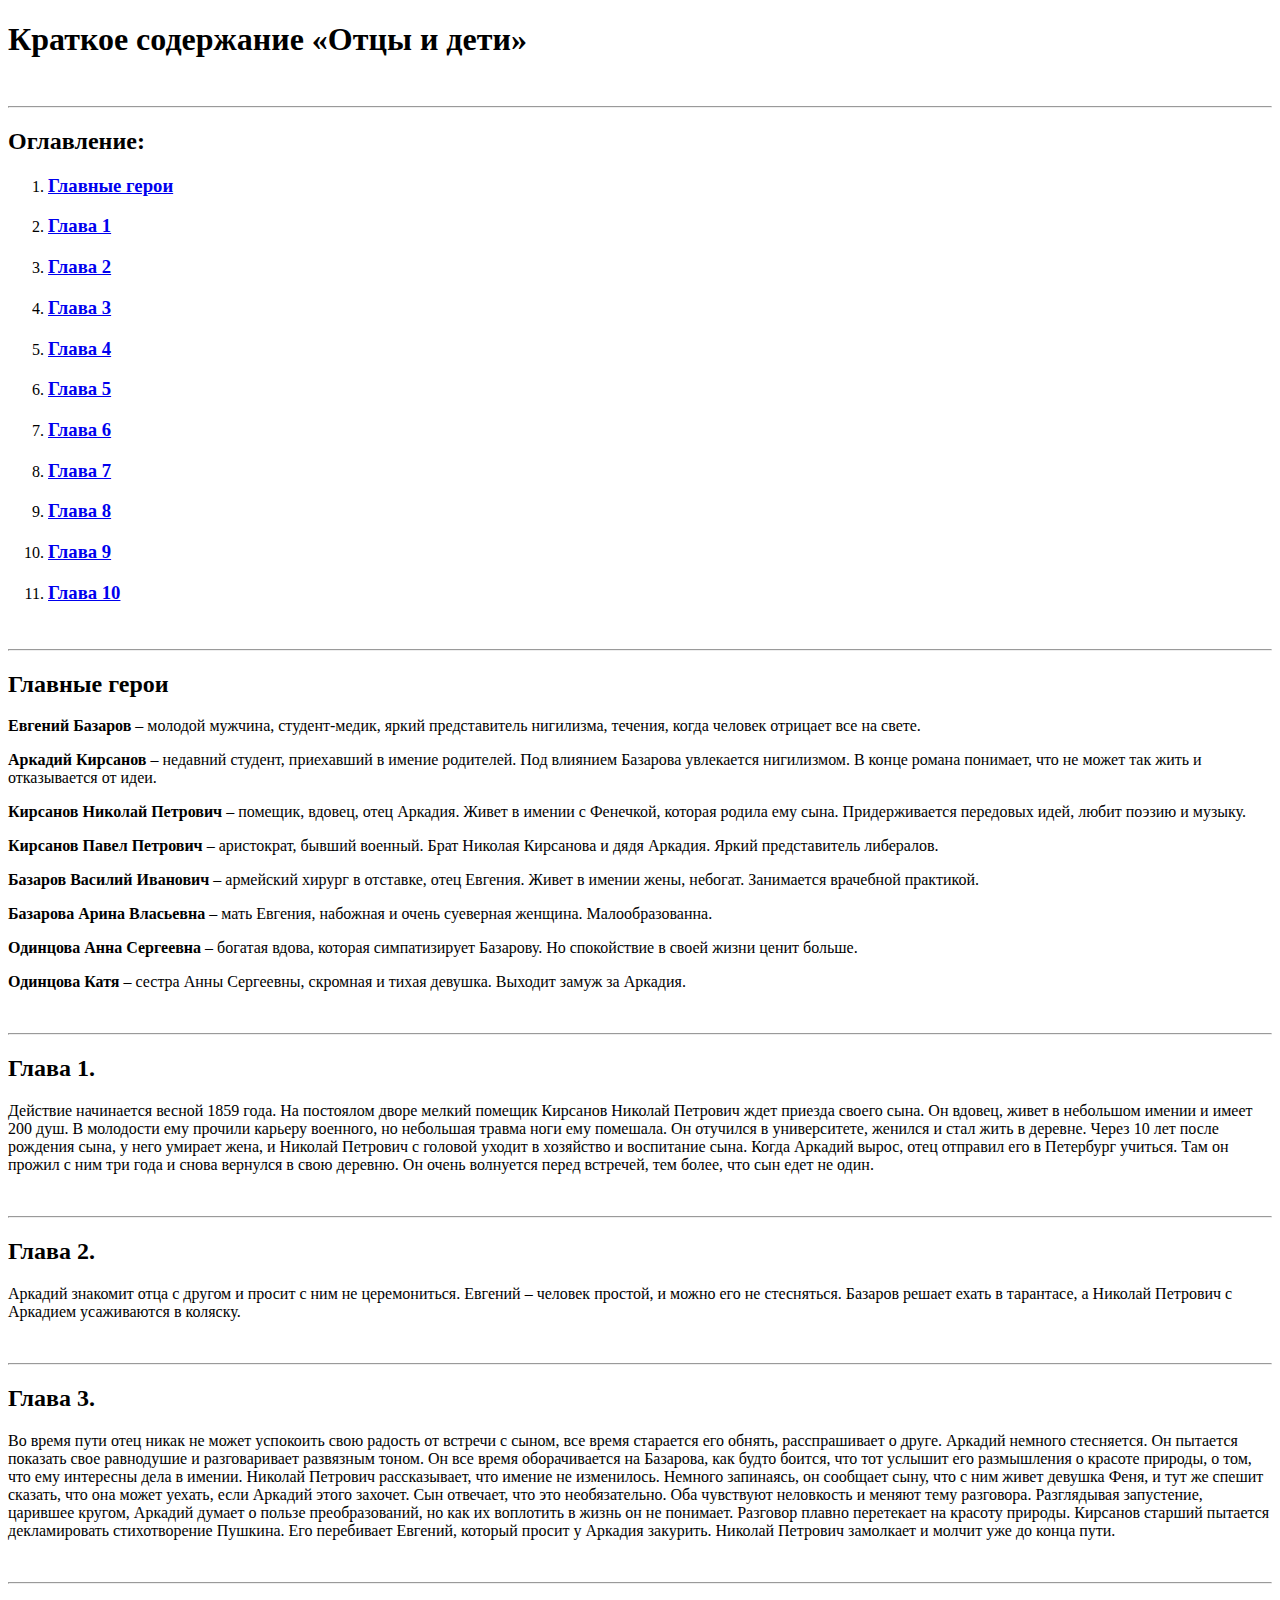
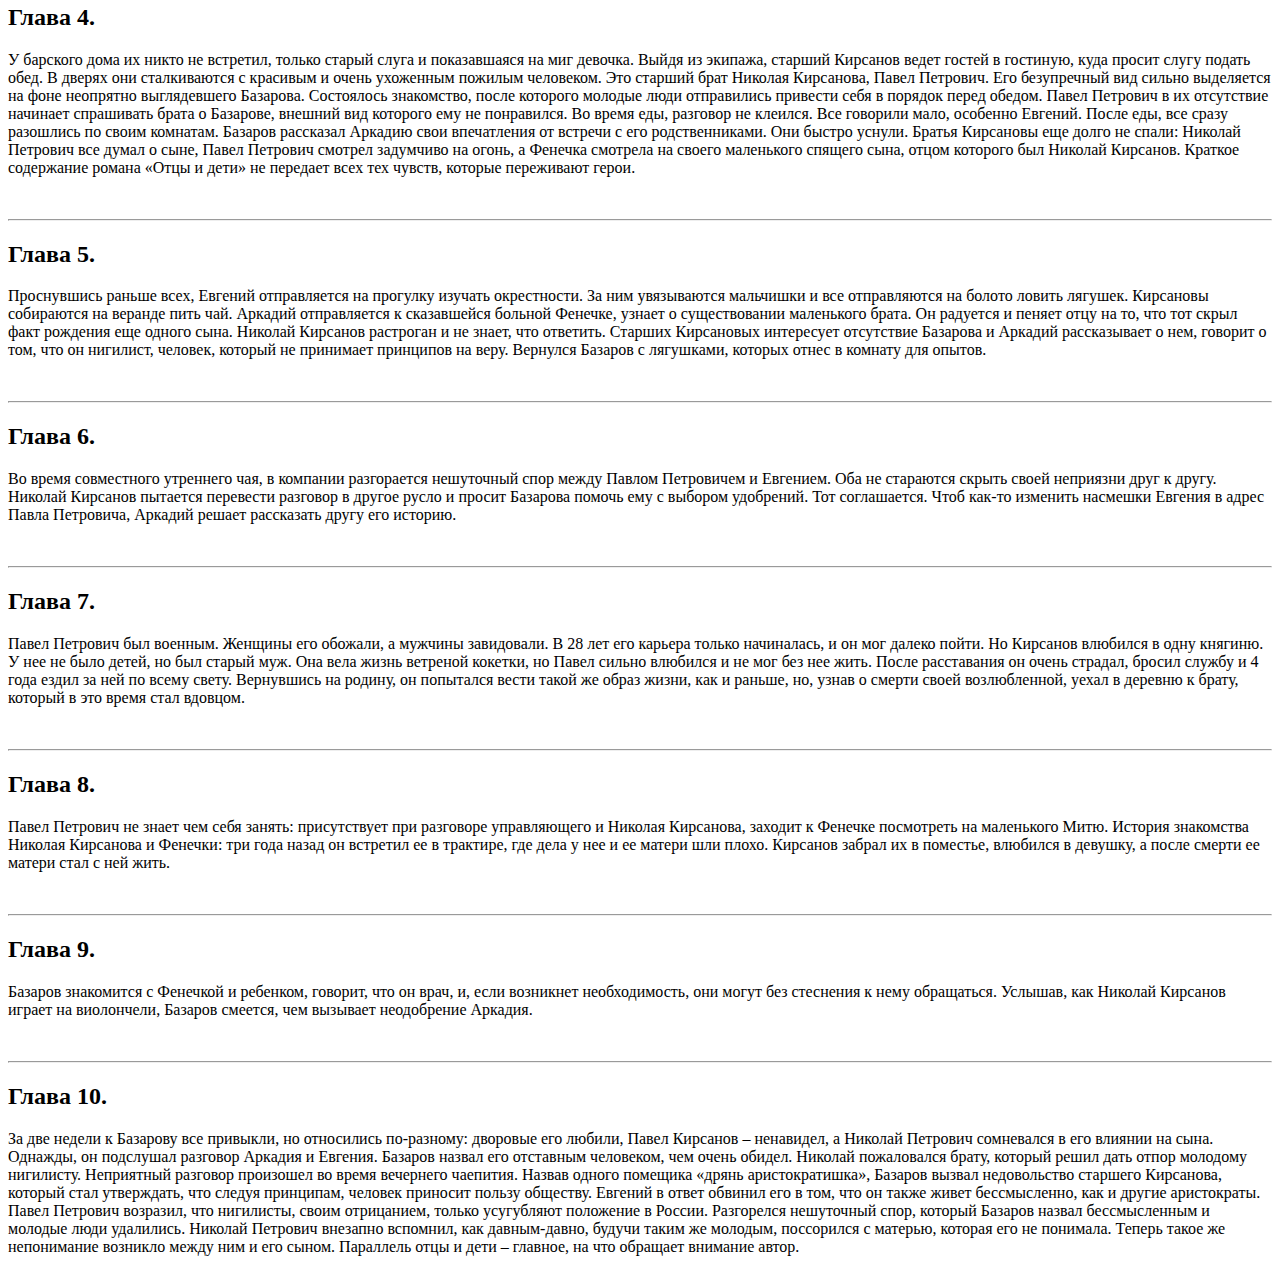
<file: Lesson_4/index.html>
<!DOCTYPE html>
<html lang="en">
<head>
	<meta charset="UTF-8">
	<title>Document</title>
</head>
<body>
 <h1>Краткое содержание «Отцы и дети»</h1>
 <br>
 <hr>
 <h2>Оглавление:</h2>
 <ol>
 	<li><h3><a href="#part-0">Главные герои</a></h3></li>
 	<li><h3><a href="#part-1">Глава 1</a></h3></li>
 	<li><h3><a href="#part-2">Глава 2</a></h3></li>
 	<li><h3><a href="#part-3">Глава 3</a></h3></li>
 	<li><h3><a href="#part-4">Глава 4</a></h3></li>
 	<li><h3><a href="#part-5">Глава 5</a></h3></li>
 	<li><h3><a href="#part-6">Глава 6</a></h3></li>
 	<li><h3><a href="#part-7">Глава 7</a></h3></li>
 	<li><h3><a href="#part-8">Глава 8</a></h3></li>
 	<li><h3><a href="#part-9">Глава 9</a></h3></li>
 	<li><h3><a href="#part-10">Глава 10</a></h3></li>
 </ol>
 <br>
 <hr>
 <div id="part-0">
 	<h2>Главные герои</h2>
 	<p><strong>Евгений Базаров</strong> – молодой мужчина, студент-медик, яркий представитель нигилизма, течения, когда человек отрицает все на свете.</p>

    <p><strong>Аркадий Кирсанов</strong> – недавний студент, приехавший в имение родителей. Под влиянием Базарова увлекается нигилизмом. В конце романа понимает, что не может так жить и отказывается от идеи.</p>

    <p><strong>Кирсанов Николай Петрович</strong> – помещик, вдовец, отец Аркадия. Живет в имении с Фенечкой, которая родила ему сына. Придерживается передовых идей, любит поэзию и музыку.</p>

    <p><strong>Кирсанов Павел Петрович</strong> – аристократ, бывший военный. Брат Николая Кирсанова и дядя Аркадия. Яркий представитель либералов.</p>

    <p><strong>Базаров Василий Иванович</strong> – армейский хирург в отставке, отец Евгения. Живет в имении жены, небогат. Занимается врачебной практикой.</p>

    <p><strong>Базарова Арина Власьевна</strong> – мать Евгения, набожная и очень суеверная женщина. Малообразованна.</p>

    <p><strong>Одинцова Анна Сергеевна</strong> – богатая вдова, которая симпатизирует Базарову. Но спокойствие в своей жизни ценит больше.</p>

    <p><strong>Одинцова Катя</strong> – сестра Анны Сергеевны, скромная и тихая девушка. Выходит замуж за Аркадия.</p>
</p>
 </div>
 <br>
 <hr>
 <div id="part-1">
 	<h2>Глава 1.</h2>
<p>Действие начинается весной 1859 года. На постоялом дворе мелкий помещик Кирсанов Николай Петрович ждет приезда своего сына. Он вдовец, живет в небольшом имении и имеет 200 душ. В молодости ему прочили карьеру военного, но небольшая травма ноги ему помешала. Он отучился в университете, женился и стал жить в деревне. Через 10 лет после рождения сына, у него умирает жена, и Николай Петрович с головой уходит в хозяйство и воспитание сына. Когда Аркадий вырос, отец отправил его в Петербург учиться. Там он прожил с ним три года и снова вернулся в свою деревню. Он очень волнуется перед встречей, тем более, что сын едет не один.</p>
 </div>
 <br>
 <hr>
 <div id="part-2">
    <h2>Глава 2.</h2>
<p>Аркадий знакомит отца с другом и просит с ним не церемониться. Евгений – человек простой, и можно его не стесняться. Базаров решает ехать в тарантасе, а Николай Петрович с Аркадием усаживаются в коляску.</p>
 </div>
 <br>
 <hr>
 <div id="part-3">
 	<h2>Глава 3.</h2>
<p>Во время пути отец никак не может успокоить свою радость от встречи с сыном, все время старается его обнять, расспрашивает о друге. Аркадий немного стесняется. Он пытается показать свое равнодушие и разговаривает развязным тоном. Он все время оборачивается на Базарова, как будто боится, что тот услышит его размышления о красоте природы, о том, что ему интересны дела в имении.
Николай Петрович рассказывает, что имение не изменилось. Немного запинаясь, он сообщает сыну, что с ним живет девушка Феня, и тут же спешит сказать, что она может уехать, если Аркадий этого захочет. Сын отвечает, что это необязательно. Оба чувствуют неловкость и меняют тему разговора. Разглядывая запустение, царившее кругом, Аркадий думает о пользе преобразований, но как их воплотить в жизнь он не понимает. Разговор плавно перетекает на красоту природы. Кирсанов старший пытается декламировать стихотворение Пушкина. Его перебивает Евгений, который просит у Аркадия закурить. Николай Петрович замолкает и молчит уже до конца пути.</p>
 </div>
 <br>
 <hr>
 <div id="part-4">
 	<h2>Глава 4.</h2>
<p>У барского дома их никто не встретил, только старый слуга и показавшаяся на миг девочка. Выйдя из экипажа, старший Кирсанов ведет гостей в гостиную, куда просит слугу подать обед. В дверях они сталкиваются с красивым и очень ухоженным пожилым человеком. Это старший брат Николая Кирсанова, Павел Петрович. Его безупречный вид сильно выделяется на фоне неопрятно выглядевшего Базарова. Состоялось знакомство, после которого молодые люди отправились привести себя в порядок перед обедом. Павел Петрович в их отсутствие начинает спрашивать брата о Базарове, внешний вид которого ему не понравился.
Во время еды, разговор не клеился. Все говорили мало, особенно Евгений. После еды, все сразу разошлись по своим комнатам. Базаров рассказал Аркадию свои впечатления от встречи с его родственниками. Они быстро уснули. Братья Кирсановы еще долго не спали: Николай Петрович все думал о сыне, Павел Петрович смотрел задумчиво на огонь, а Фенечка смотрела на своего маленького спящего сына, отцом которого был Николай Кирсанов. Краткое содержание романа «Отцы и дети» не передает всех тех чувств, которые переживают герои.</p>
 </div>
 <br>
 <hr>
 <div id="part-5">
 	<h2>Глава 5.</h2>
<p>Проснувшись раньше всех, Евгений отправляется на прогулку изучать окрестности. За ним увязываются мальчишки и все отправляются на болото ловить лягушек.
Кирсановы собираются на веранде пить чай. Аркадий отправляется к сказавшейся больной Фенечке, узнает о существовании маленького брата. Он радуется и пеняет отцу на то, что тот скрыл факт рождения еще одного сына. Николай Кирсанов растроган и не знает, что ответить.
Старших Кирсановых интересует отсутствие Базарова и Аркадий рассказывает о нем, говорит о том, что он нигилист, человек, который не принимает принципов на веру. Вернулся Базаров с лягушками, которых отнес в комнату для опытов.</p>
 </div>
 <br>
 <hr>
 <div id="part-6">
 	<h2>Глава 6.</h2>
<p>Во время совместного утреннего чая, в компании разгорается нешуточный спор между Павлом Петровичем и Евгением. Оба не стараются скрыть своей неприязни друг к другу. Николай Кирсанов пытается перевести разговор в другое русло и просит Базарова помочь ему с выбором удобрений. Тот соглашается.

Чтоб как-то изменить насмешки Евгения в адрес Павла Петровича, Аркадий решает рассказать другу его историю.</p>
 </div>
 <br>
 <hr>
 <div id="part-7">
 	<h2>Глава 7.</h2>
<p>Павел Петрович был военным. Женщины его обожали, а мужчины завидовали. В 28 лет его карьера только начиналась, и он мог далеко пойти. Но Кирсанов влюбился в одну княгиню. У нее не было детей, но был старый муж. Она вела жизнь ветреной кокетки, но Павел сильно влюбился и не мог без нее жить. После расставания он очень страдал, бросил службу и 4 года ездил за ней по всему свету.
Вернувшись на родину, он попытался вести такой же образ жизни, как и раньше, но, узнав о смерти своей возлюбленной, уехал в деревню к брату, который в это время стал вдовцом.</p>
 </div>
 <br>
 <hr>
 <div id="part-8">
 	<h2>Глава 8.</h2>
<p>Павел Петрович не знает чем себя занять: присутствует при разговоре управляющего и Николая Кирсанова, заходит к Фенечке посмотреть на маленького Митю.
История знакомства Николая Кирсанова и Фенечки: три года назад он встретил ее в трактире, где дела у нее и ее матери шли плохо. Кирсанов забрал их в поместье, влюбился в девушку, а после смерти ее матери стал с ней жить.</p>
 </div>
 <br>
 <hr>
 <div id="part-9">
 	<h2>Глава 9.</h2>
<p>Базаров знакомится с Фенечкой и ребенком, говорит, что он врач, и, если возникнет необходимость, они могут без стеснения к нему обращаться. Услышав, как Николай Кирсанов играет на виолончели, Базаров смеется, чем вызывает неодобрение Аркадия.</p>
 </div>
 <br>
 <hr>
 <div id="part-10">
 	<h2>Глава 10.</h2>
<p>За две недели к Базарову все привыкли, но относились по-разному: дворовые его любили, Павел Кирсанов – ненавидел, а Николай Петрович сомневался в его влиянии на сына. Однажды, он подслушал разговор Аркадия и Евгения. Базаров назвал его отставным человеком, чем очень обидел. Николай пожаловался брату, который решил дать отпор молодому нигилисту.
Неприятный разговор произошел во время вечернего чаепития. Назвав одного помещика «дрянь аристократишка», Базаров вызвал недовольство старшего Кирсанова, который стал утверждать, что следуя принципам, человек приносит пользу обществу. Евгений в ответ обвинил его в том, что он также живет бессмысленно, как и другие аристократы. Павел Петрович возразил, что нигилисты, своим отрицанием, только усугубляют положение в России.
Разгорелся нешуточный спор, который Базаров назвал бессмысленным и молодые люди удалились. Николай Петрович внезапно вспомнил, как давным-давно, будучи таким же молодым, поссорился с матерью, которая его не понимала. Теперь такое же непонимание возникло между ним и его сыном. Параллель отцы и дети – главное, на что обращает внимание автор.</p>
 </div>
</body>
</html>
</file>
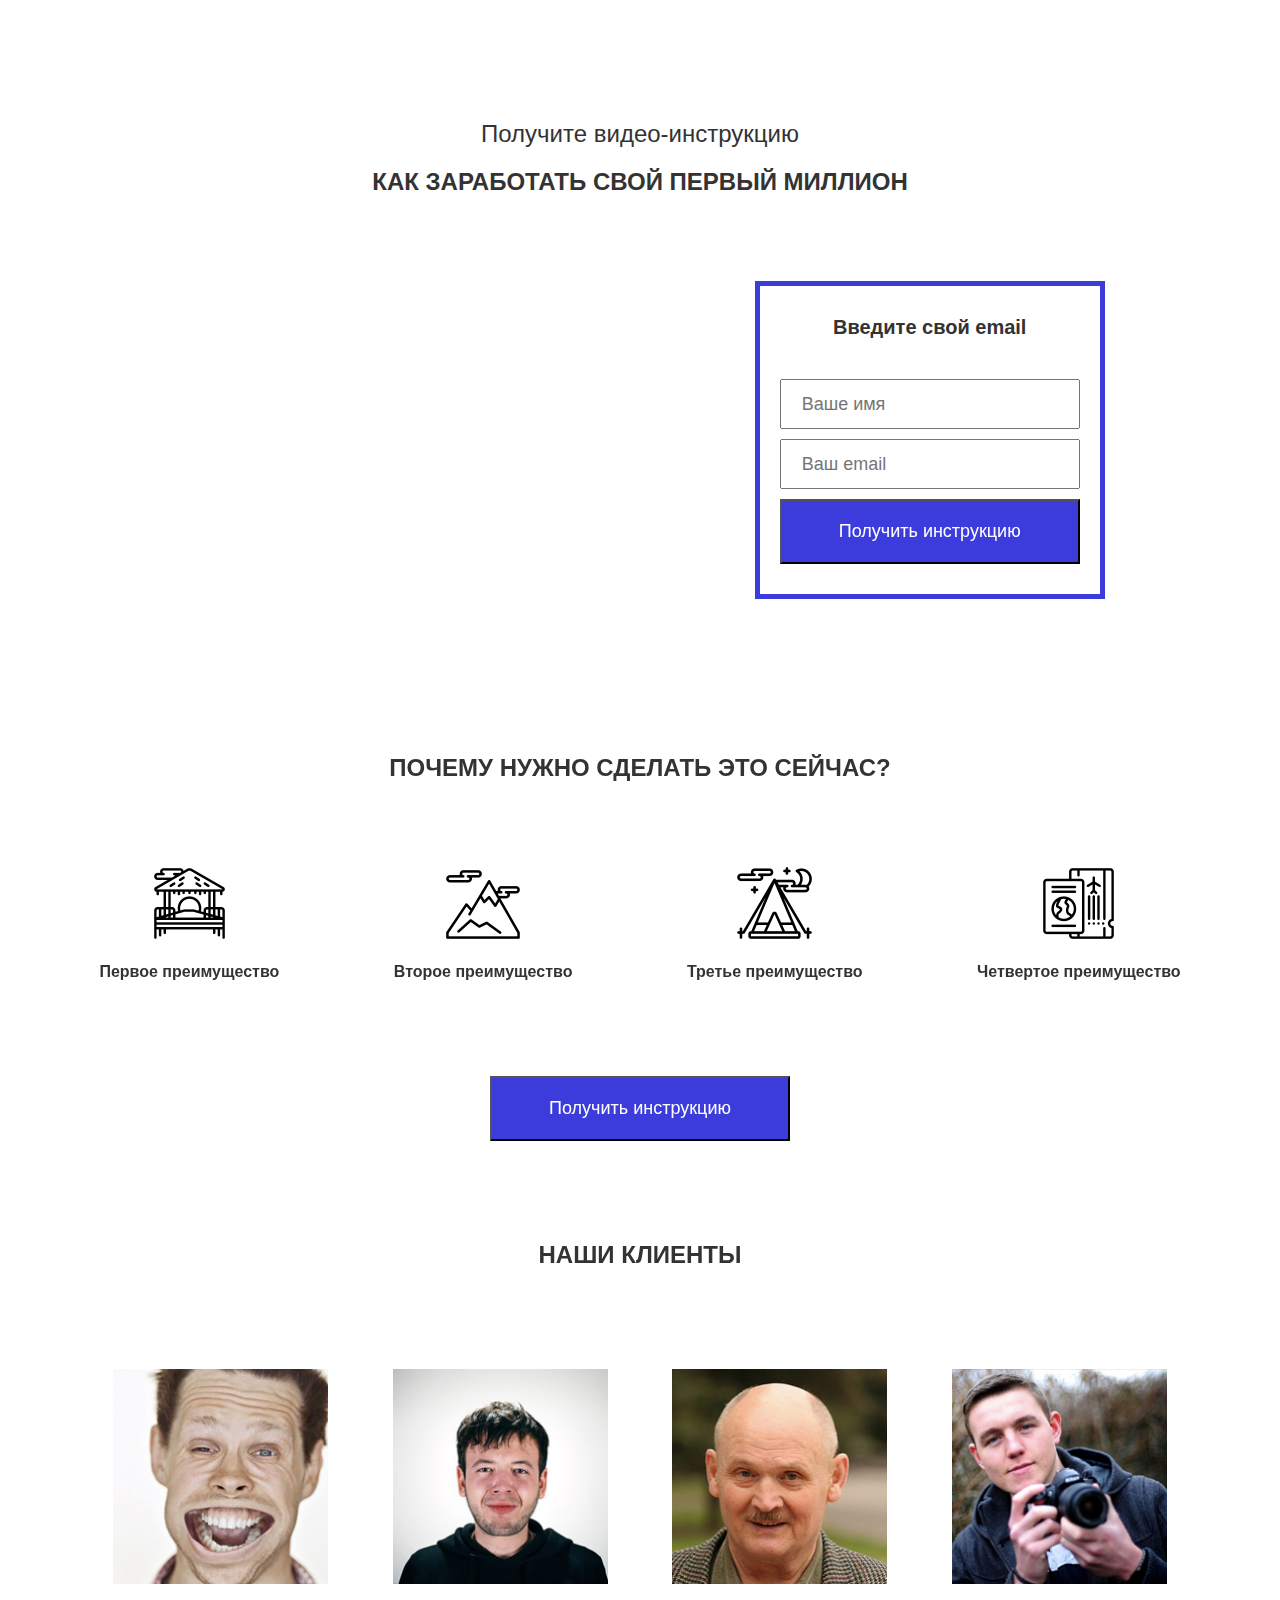
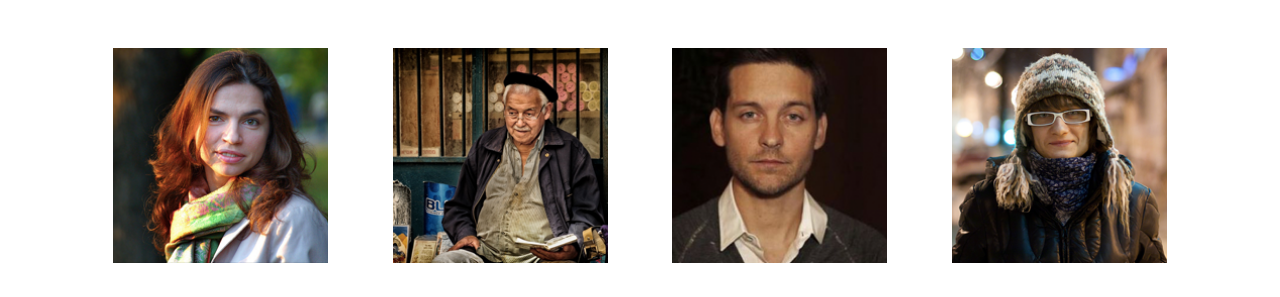
<file: Lesson_7/index.html>
<!DOCTYPE html>
<html lang="en">
<head>
    <meta charset="UTF-8">
    <title>Мой первый сайт</title>
    <link rel="stylesheet" href="css/reset.css">
    <link rel="stylesheet" href="css/style.css">
</head>
<body>

    <div class="block-1">
        <h1><span>Получите видео-инструкцию</span><strong>Как заработать свой первый миллион</strong></h1>
        <div class="video">
            <iframe width="545" height="319" src="https://www.youtube.com/embed/tY1_RBsd1BI?rel=0&amp;controls=0&amp;showinfo=0" frameborder="0" allowfullscreen></iframe>
        </div>
        <div class="form">
            <p>Введите свой email</p>
            <form action="#">
                <input type="text" placeholder="Ваше имя">
                <input type="text" placeholder="Ваш email">
                <button>Получить инструкцию</button>
            </form>
        </div>
    </div>

    <div class="block-2">
        <h1>Почему нужно сделать это сейчас?</h1>
        <div class="mini-block">
            <img src="img/01.png" alt="Изображение">
            <p>Первое преимущество</p>
        </div>
        <div class="mini-block">
            <img src="img/02.png" alt="Изображение">
            <p>Второе преимущество</p>
        </div>
        <div class="mini-block">
            <img src="img/03.png" alt="Изображение">
            <p>Третье преимущество</p>
        </div>
        <div class="mini-block">
            <img src="img/04.png" alt="Изображение">
            <p>Четвертое преимущество</p>
        </div>
        <button>Получить инструкцию</button>
    </div>

    <div class="block-3">
        <h1>Наши клиенты</h1>
    <div class="part-1">
        <img src="img/f1.png" alt="Изображение">
        <img src="img/f2.png" alt="Изображение">
        <img src="img/f3.png" alt="Изображение">
        <img src="img/f4.png" alt="Изображение">
    </div>
    <div class="part-2">
        <img src="img/f5.png" alt="Изображение">
        <img src="img/f6.png" alt="Изображение">
        <img src="img/f7.png" alt="Изображение">
        <img src="img/f8.png" alt="Изображение">
    </div>
    </div>
</body>
</html>
</file>
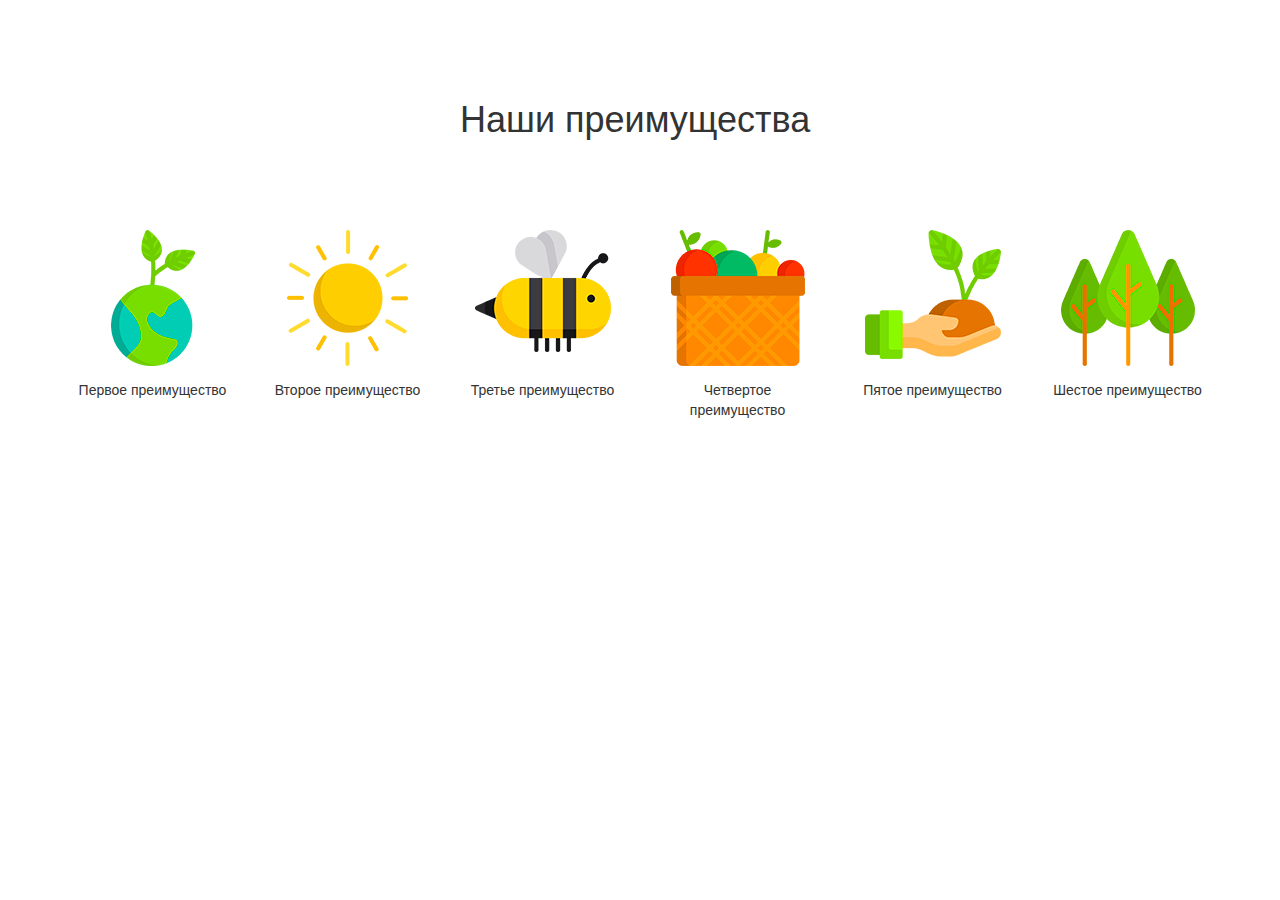
<file: Lesson_8/index.html>
<!DOCTYPE html>
<html lang="en">
<head>
    <meta charset="UTF-8">
    <title>Мой первый сайт</title>
    <link rel="stylesheet" href="css/bootstrap.css">
    <link rel="stylesheet" href="css/style.css">
</head>
<body>
    <div class="container">
        <div class="row">
            <div class="col-lg-4 col-lg-offset-4">
                <h1>Наши преимущества</h1>
            </div>         
        </div>
        <div class="images">
        <div class="row">
            <div class="col-lg-2 col-md-4 col-sm-6 col-xs-12">
                <div class="row1">
                <img src="img/01.png" alt="Изображение">
                </div>
                <p>Первое преимущество</p>
            </div>
            <div class="col-lg-2 col-md-4 col-sm-6 col-xs-12">
                <div class="row1">
                <img src="img/02.png" alt="Изображение">
                </div>
                <p>Второе преимущество</p>
            </div>
            <div class="col-lg-2 col-md-4 col-sm-6 col-xs-12">
                <div class="row1">
                <img src="img/03.png" alt="Изображение">
                </div>
                <p>Третье преимущество</p>
            </div>
            <div class="col-lg-2 col-md-4 col-sm-6 col-xs-12">
                <div class="row1">
                <img src="img/04.png" alt="Изображение">
                </div>
                <p>Четвертое преимущество</p>
            </div>
            <div class="col-lg-2 col-md-4 col-sm-6 col-xs-12">
                <div class="row1">
                <img src="img/05.png" alt="Изображение">
                </div>
                <p>Пятое преимущество</p>
            </div>
            <div class="col-lg-2 col-md-4 col-sm-6 col-xs-12">
                <div class="row1">
                <img src="img/06.png" alt="Изображение">
                </div>
                <p>Шестое преимущество</p>
            </div>
        </div>
        <!--
        <div class="row">
            <div class="col-lg-2">
                <p>Первое преимущество</p>
            </div>
            <div class="col-lg-2">
                <p>Второе преимущество</p>
            </div>
            <div class="col-lg-2">
                <p>Третье преимущество</p>
            </div>
            <div class="col-lg-2">
                <p>Четвертое преимущество</p>
            </div>
            <div class="col-lg-2">
                <p>Пятое преимущество</p>
            </div>
            <div class="col-lg-2">
                <p>Шестое преимущество</p>
            </div>
        </div>
        </div>
        -->
    </div>
</body>
</html>
</file>
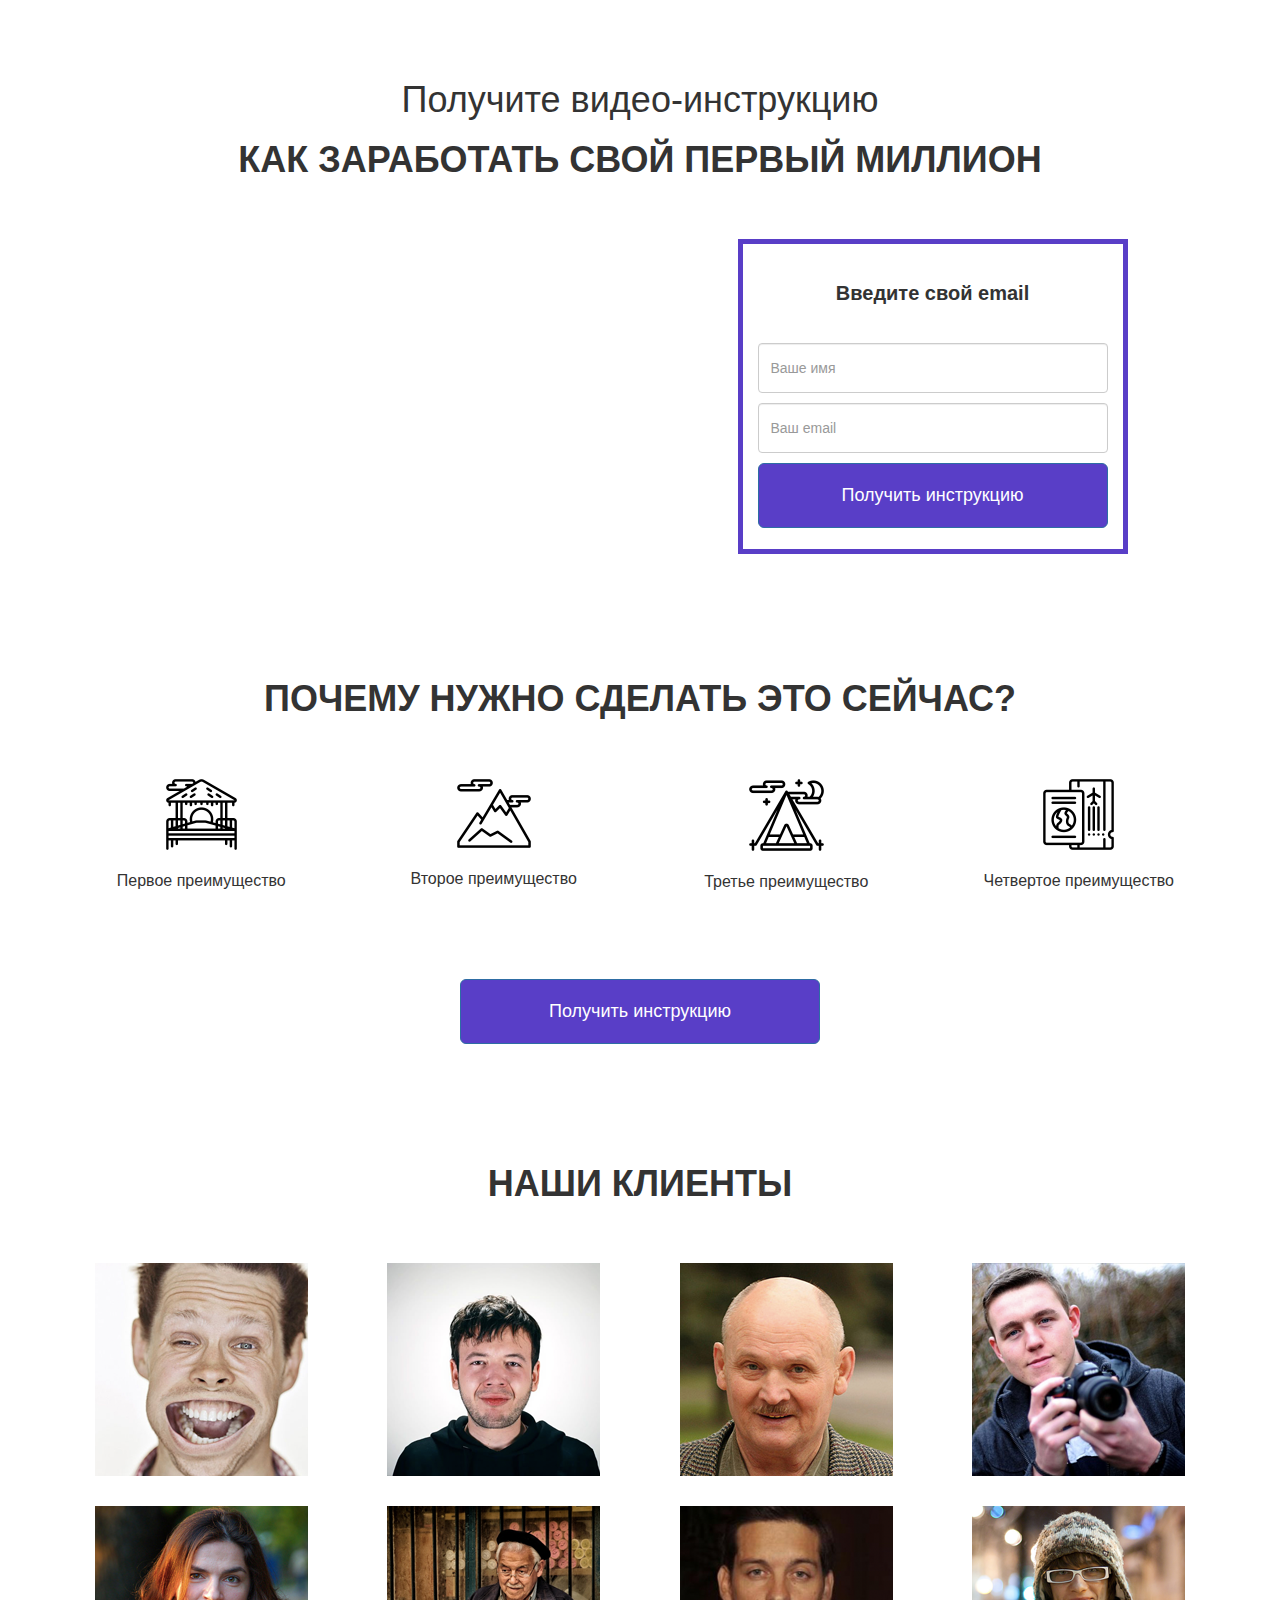
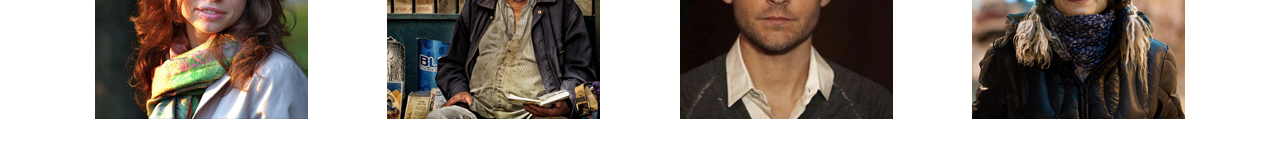
<file: Lesson_9/index.html>
<!DOCTYPE html>
<html lang="en">
<head>
    <meta charset="UTF-8">
    <title>Мой первый сайт</title>
    <link rel="stylesheet" href="css/bootstrap.css">
    <link rel="stylesheet" href="css/style.css">
</head>
<body>
    <div class="selection">
        <div class="container">
            <div class="header-1 row">
                <div class="col-lg-12 col-md-12 col-sm-12 col-xs-12">
                    <h1><span>Получите видео-инструкцию</span><strong class="text-uppercase">Как заработать свой первый миллион</strong></h1>
                </div>
            </div>

            <div class="block-1 row">
                <div class="video col-lg-6 col-lg-offset-1 col-md-8 col-md-offset-2 col-sm-8 col-sm-offset-2 col-xs-12">
                    <iframe width="100%" height="315" src="https://www.youtube.com/embed/tY1_RBsd1BI?rel=0&amp;controls=0&amp;showinfo=0" frameborder="0" allowfullscreen></iframe>
                </div>
                <div class="form col-lg-4 col-lg-offset-0 col-md-6 col-md-offset-3 col-sm-6 col-sm-offset-3 col-xs-12">
                    <form action="#">
                        <p class="text-center">Введите свой email</p>
                        <input type="text" class="form-control" placeholder="Ваше имя">
                        <input type="text" class="form-control" placeholder="Ваш email">
                        <button class="btn btn-primary btn-lg btn-block">Получить инструкцию</button> 
                    </form>
                </div>
            </div>
        </div>
    </div>

    <div class="selection">
        <div class="container">
            <div class="header-2 row">
                <div class="col-lg-12 col-md-12 col-sm-12 col-xs-12"><h1 class="text-uppercase text-center"><strong>Почему нужно сделать это сейчас?</strong></h1></div>
            </div>
            <div class="block-2 row text-center">
                <div class="mini-block col-lg-3 col-md-6 col-sm-6 col-xs-12">
                    <img src="img/01.png" alt="Изображение">
                    <p>Первое преимущество</p>
                </div>
                <div class="mini-block col-lg-3 col-md-6 col-sm-6 col-xs-12">
                    <img src="img/02.png" alt="Изображение">
                    <p>Второе преимущество</p>
                </div>
                <div class="mini-block col-lg-3 col-md-6 col-sm-6 col-xs-12">
                    <img src="img/03.png" alt="Изображение">
                    <p>Третье преимущество</p>
                </div>
                <div class="mini-block col-lg-3 col-md-6 col-sm-6 col-xs-12">
                    <img src="img/04.png" alt="Изображение">
                    <p>Четвертое преимущество</p>
                </div>
                <div class="block-btn col-lg-4 col-lg-offset-4 col-md-6 col-md-offset-3 col-sm-6 col-sm-offset-3">
                    <button class="btn btn-primary btn-lg btn-block">Получить инструкцию</button>
                </div>
            </div>
        </div>
    </div>

    <div class="selection">
        <div class="container">
            <div class="col-lg-12 col-md-12 col-sm-12 col-xs-12">
                    <div class="header-3 row ">
                    <h1 class="text-center"><strong class="text-uppercase">Наши клиенты</strong></h1>
                    </div>
            </div>
            <div class="block-3 row text-center">
                    <div class="col-lg-3 col-md-3 col-sm-6 col-xs-12">
                        <img src="img/f1.png" alt="Изображение">
                    </div>
                    <div class="col-lg-3 col-md-3 col-sm-6 col-xs-12">
                        <img src="img/f2.png" alt="Изображение">
                    </div>
                    <div class="col-lg-3 col-md-3 col-sm-6 col-xs-12">
                        <img src="img/f3.png" alt="Изображение">
                    </div>
                    <div class="col-lg-3 col-md-3 col-sm-6 col-xs-12">
                        <img src="img/f4.png" alt="Изображение">
                    </div>
                    <div class="col-lg-3 col-md-3 col-sm-6 col-xs-12">
                        <img src="img/f5.png" alt="Изображение">
                    </div>
                    <div class="col-lg-3 col-md-3 col-sm-6 col-xs-12">
                        <img src="img/f6.png" alt="Изображение">
                    </div>
                    <div class="col-lg-3 col-md-3 col-sm-6 col-xs-12">
                        <img src="img/f7.png" alt="Изображение">
                    </div>
                    <div class="col-lg-3 col-md-3 col-sm-6 col-xs-12">
                        <img src="img/f8.png" alt="Изображение">
                    </div>
            </div>
        </div>
    </div>
</body>
</html>
</file>
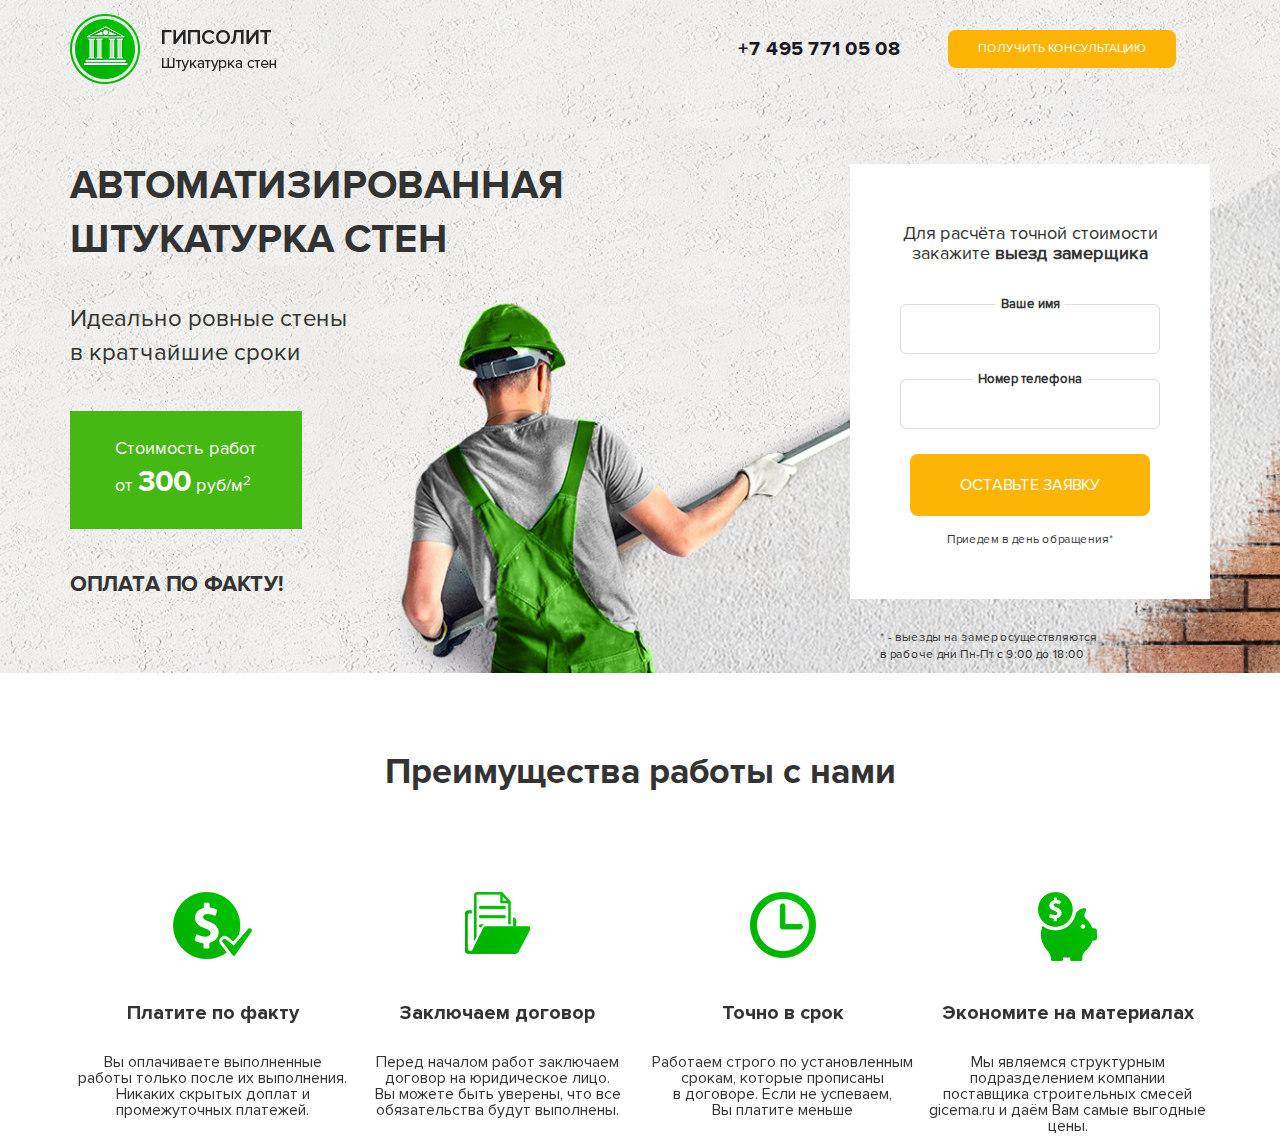
<file: Pracrik/index.html>
<!DOCTYPE html>
<html lang="ru">
  <head>
    <meta charset="utf-8">
    <meta http-equiv="X-UA-Compatible" content="IE=edge">
    <meta name="viewport" content="width=device-width, initial-scale=1">
    <link rel="icon" href="/favicon.ico">
    <title>Автоматизированная штукатурка стен</title>
    <link href="css/bootstrap.css" rel="stylesheet">
    <link href="css/style.css" rel="stylesheet">
  </head>

  <body>

    <main class="main">
        <div class="container">

            <div class="header">

                <div class="row">

                    <div class="col-md-3 col-sm-4 col-xs-12">
                        <div class="logo">
                           <img src="img/logo.png" alt="Гиксолит">
                        </div>
                    </div>

                    <div class="col-lg-2 col-lg-offset-4 col-md-3 col-md-offset-3 col-sm-3 col-sm-offset-1 col-xs-12 col-xs-offset-0 phone-back">
                        <a href="#" class="phone-link">+7 495 771 05 08</a>
                    </div>

                    <div class="col-md-3 col-sm-4 col-xs-12">
                        <div class="wrap">
                            <div class="wrap-block">
                                <button class="button">Получить консультацию</button>
                            </div>
                        </div>
                    </div>

                </div>

            </div>

            <div class="main-content">
                <div class="row">
                    <div class="col-lg-6 col-md-6 col-sm-12">
                        <div class="main-title">
                            <h1 class="support-h1">Автоматизированная</h1><h1>штукатурка стен</h1>
                            <p>Идеально ровные стены<br>в кратчайшие сроки</p>
                            <span>Стоимость работ<br>от <strong>300</strong> руб/м<sup>2</sup></span>
                            <strong class="title-strong">Оплата по факту!</strong>
                        </div>
                    </div>
                    <div class="col-lg-4 col-lg-offset-2 col-md-5 col-md-offset-1 col-sm-8 col-sm-offset-2">
                        <div class="main-form">
                            <h2>Для расчёта точной стоимости <br>закажите <strong>выезд замерщика</strong></h2>
                            <label class="main-form-label" for="mfi-1">Ваше имя</label>
                            <input type="text" class="main-form-input" id="mfi-1">
                            <label class="main-form-label" for="mfi-2">Номер телефона</label>
                            <input type="text" class="main-form-input" id="mfi-2">
                            <button class="main-form-button" type="submit">Оставьте заявку</button>
                            <p>Приедем в день обращения*</p>
                        </div>
                        <p class="singl">* - выезды на замер осуществляются<br>в рабоче дни Пн-Пт с 9:00 до 18:00</p>
                    </div>
                </div>
            </div>
        </div>
    </main>

    <div class="features">
        <div class="container">

            <h2 class="section-header">Преимущества работы с нами</h2>

            <div class="features-slider">
                <div class="features-block">
                    <div class="features-img">
                        <picture>
                            <source srcset="img/feature-1.svg" type="image/">
                            <img src="img/feature-1.png" alt="Изображение">
                        </picture>
                    </div>
                    <h3>Платите по факту</h3>
                    <p>Вы оплачиваете выполненные<br>работы только после их выполнения.<br>Никаких скрытых доплат и<br>промежуточных платежей.</p>
                </div>
                <div class="features-block">
                    <div class="features-img">
                        <picture>
                            <source srcset="img/feature-2.svg" type="image/">
                            <img src="img/feature-2.png" alt="Изображение">
                        </picture>
                    </div>
                    <h3>Заключаем договор</h3>
                    <p>Перед началом работ заключаем<br>договор на юридическое лицо.<br>Вы можете быть уверены, что все<br>обязательства будут выполнены.</p>
                </div>
                <div class="features-block">
                    <div class="features-img">
                        <picture>
                            <source srcset="img/feature-3.svg" type="image/">
                            <img src="img/feature-3.png" alt="Изображение">
                        </picture>
                    </div>
                    <h3>Точно в срок</h3>
                    <p>Работаем строго по установленным<br>срокам, которые прописаны<br>в договоре. Если не успеваем,<br>Вы платите меньше</p>
                </div>
                <div class="features-block">
                    <div class="features-img">
                        <picture>
                            <source srcset="img/feature-4.svg" type="image/">
                            <img src="img/feature-4.png" alt="Изображение">
                        </picture>
                    </div>
                    <h3>Экономите на материалах</h3>
                    <p>Мы являемся структурным<br>подразделением компании<br>поставщика строительных смесей<br>gicema.ru и даём Вам самые выгодные цены.</p>
                </div>
            </div>

        </div>
    </div>

    <script src="https://ajax.googleapis.com/ajax/libs/jquery/1.11.3/jquery.min.js"></script>

    <!-- Подключаем слик слайдер -->
    <link rel="stylesheet" href="slick/slick.css">
    <link rel="stylesheet" href="slick/slick-theme.css">

    <!-- Подключаем библиотек слик -->
    <script src="slick/slick.min.js"></script>
    <!-- Инициализируем слайдер -->
    <script>
        $(document).ready(function(){
          $('.features-slider').slick({
            infinite: true,
            slidesToShow: 4,
            slidesToScroll: 1,
            responsive: [
                {
                  breakpoint: 991,
                  settings: {
                    slidesToShow: 2,
                    prevArrow: '<button class="prev"></button>',
                    nextArrow: '<button class="next"></button>',
                    slidesToScroll: 2
                  }
                },
                {
                  breakpoint: 767,
                  settings: {
                    slidesToShow: 1,
                    prevArrow: '<button class="prev"></button>',
                    nextArrow: '<button class="next"></button>',
                    slidesToScroll: 1
                  }
                }
              ]
          });
        });
    </script>

  </body>
</html>
</file>
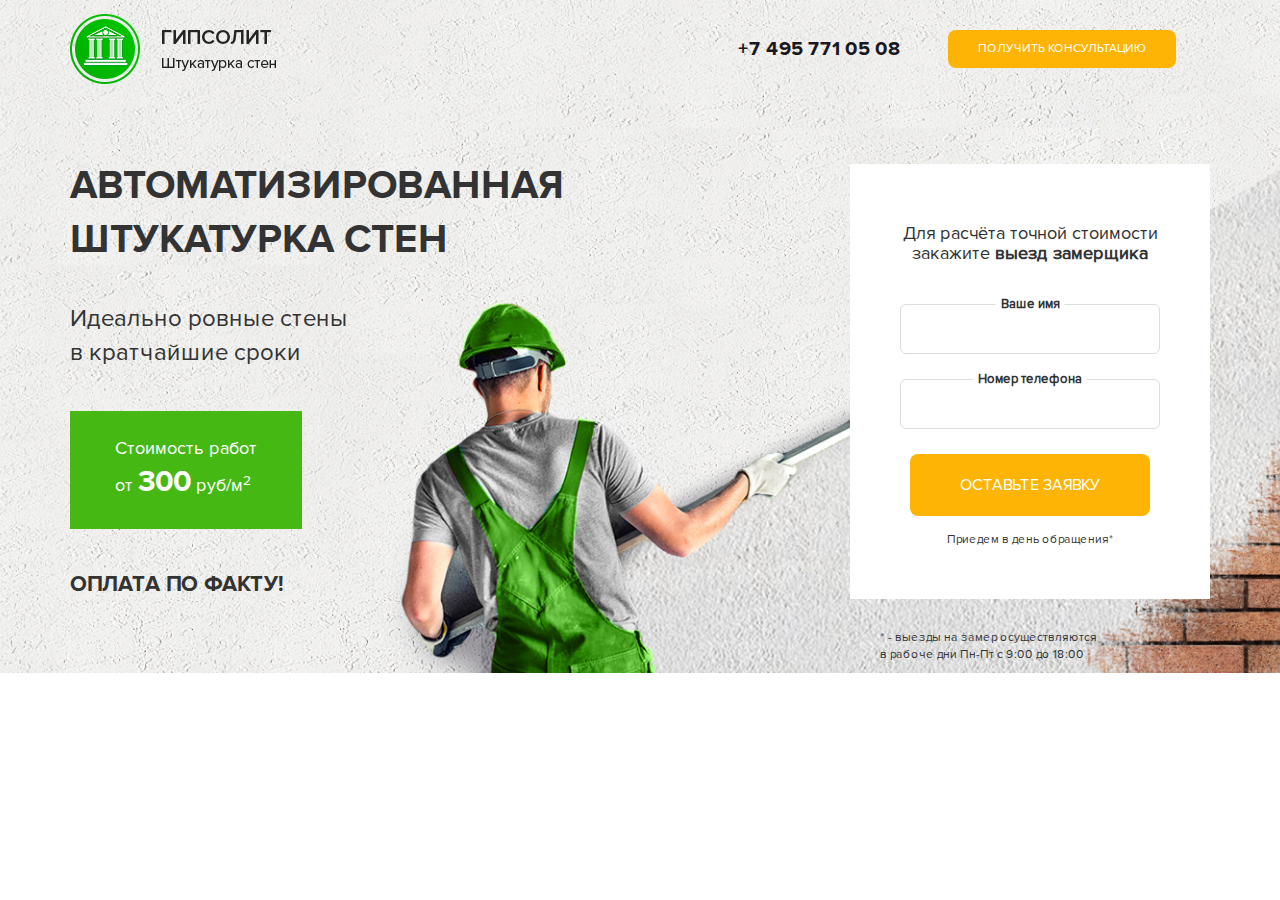
<file: Practic_Demo/index.html>
<!DOCTYPE html>
<html lang="ru">
  <head>
    <meta charset="utf-8">
    <meta http-equiv="X-UA-Compatible" content="IE=edge">
    <meta name="viewport" content="width=device-width, initial-scale=1">
    <link rel="icon" href="/favicon.ico">
    <title>Автоматизированная штукатурка стен</title>
    <link href="css/bootstrap.css" rel="stylesheet">
    <link href="css/style.css" rel="stylesheet">
  </head>

  <body>

    <main class="main">
        <div class="container">

            <div class="header">

                <div class="row">

                    <div class="col-md-3 col-sm-4 col-xs-6">
                        <div class="logo">
                           <img src="img/logo.png" alt="Гиксолит">
                        </div>
                    </div>

                    <div class="col-lg-2 col-lg-offset-4 col-md-3 col-md-offset-3 col-sm-3 col-sm-offset-1 col-xs-6 col-xs-offset-0 phone-back">
                        <a href="#" class="phone-link">+7 495 771 05 08</a>
                    </div>

                    <div class="col-md-3 col-sm-4 col-xs-12">
                        <div class="wrap">
                            <div class="wrap-block">
                                <button class="button">Получить консультацию</button>
                            </div>
                        </div>
                    </div>

                </div>

            </div>

            <div class="main-content">
                <div class="row">
                    <div class="col-lg-6 col-md-6 col-sm-12">
                        <div class="main-title">
                            <h1>Автоматизированная</h1><h1>штукатурка стен</h1>
                            <p>Идеально ровные стены<br>в кратчайшие сроки</p>
                            <span>Стоимость работ<br>от <strong>300</strong> руб/м<sup>2</sup></span>
                            <strong class="title-strong">Оплата по факту!</strong>
                        </div>
                    </div>
                    <div class="col-lg-4 col-lg-offset-2 col-md-5 col-md-offset-1 col-sm-8 col-sm-offset-2">
                        <div class="main-form">
                            <h2>Для расчёта точной стоимости <br>закажите <strong>выезд замерщика</strong></h2>
                            <label class="main-form-label" for="mfi-1">Ваше имя</label>
                            <input type="text" class="main-form-input" id="mfi-1">
                            <label class="main-form-label" for="mfi-2">Номер телефона</label>
                            <input type="text" class="main-form-input" id="mfi-2">
                            <button class="main-form-button" type="submit">Оставьте заявку</button>
                            <p>Приедем в день обращения*</p>
                        </div>
                        <p class="singl">* - выезды на замер осуществляются<br>в рабоче дни Пн-Пт с 9:00 до 18:00</p>
                    </div>
                </div>
            </div>
        </div>
    </main>

    <script src="https://ajax.googleapis.com/ajax/libs/jquery/1.11.3/jquery.min.js"></script>
  </body>
</html>
</file>
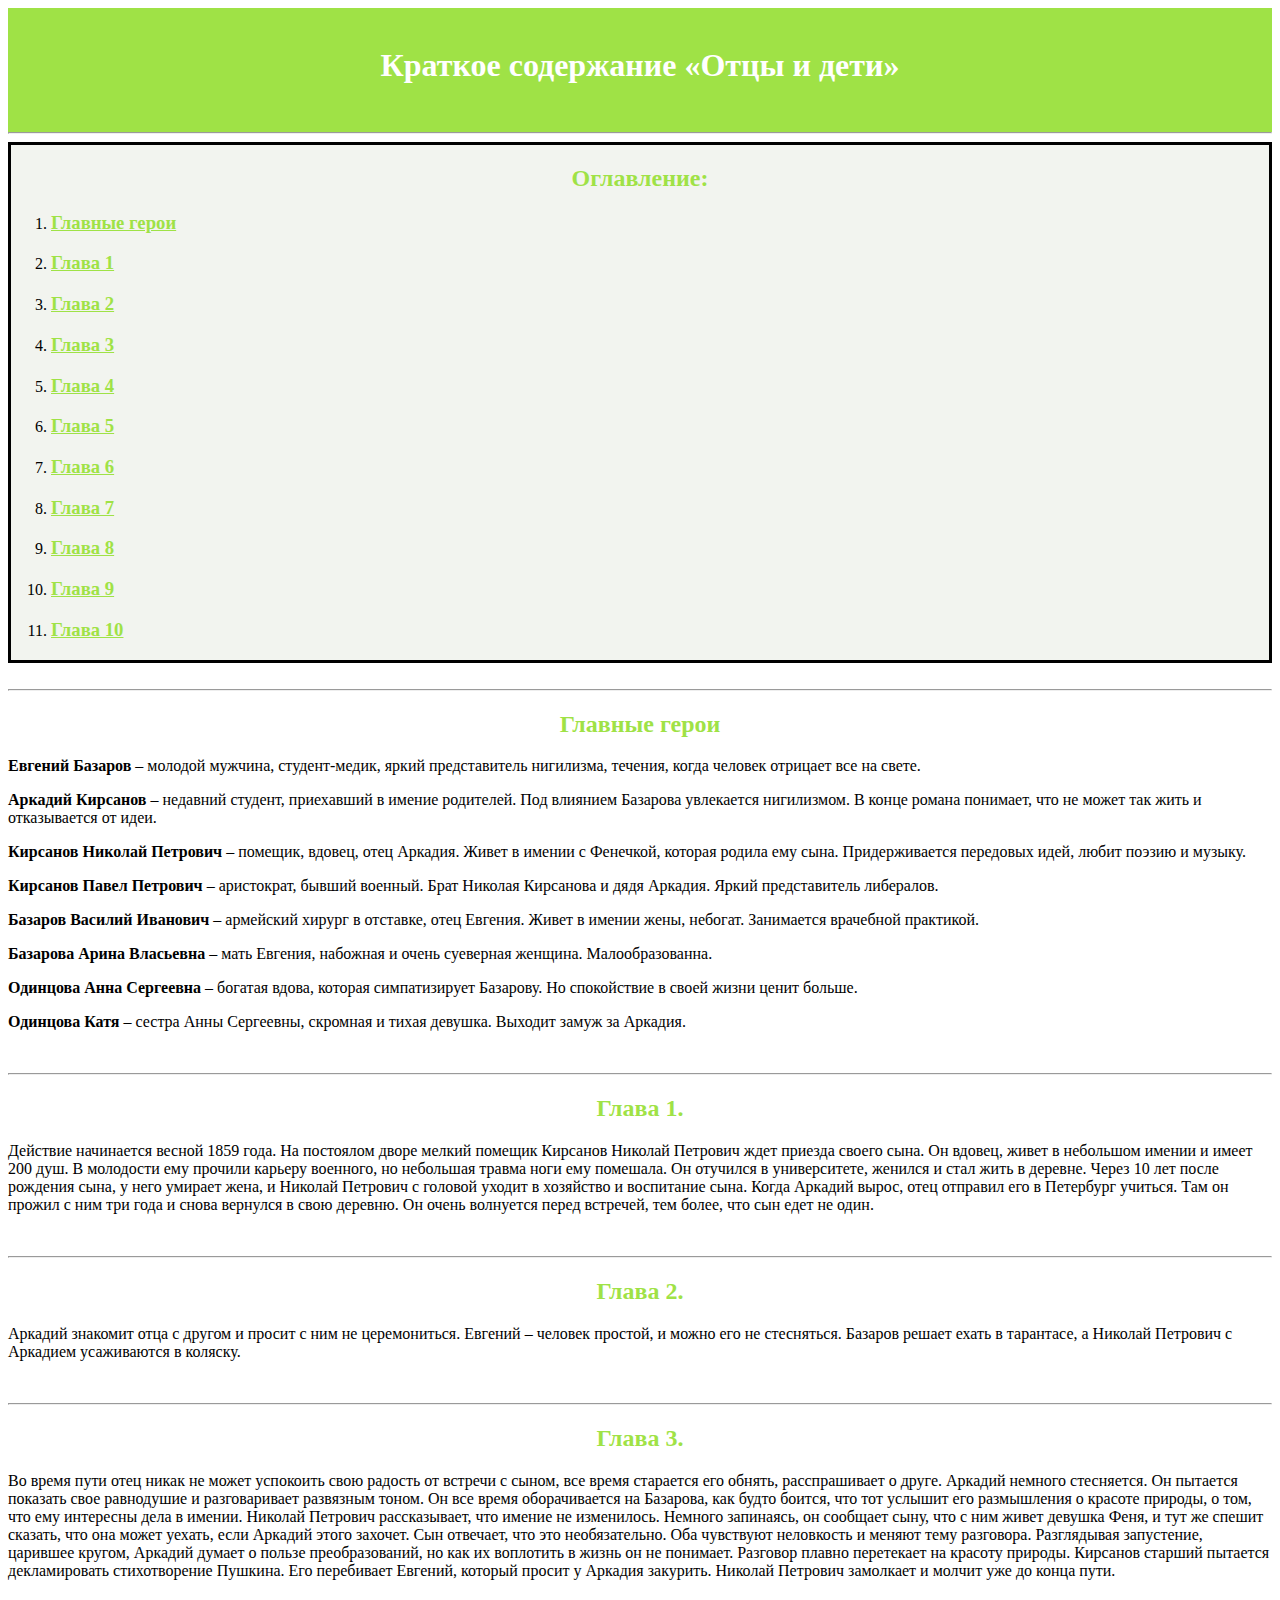
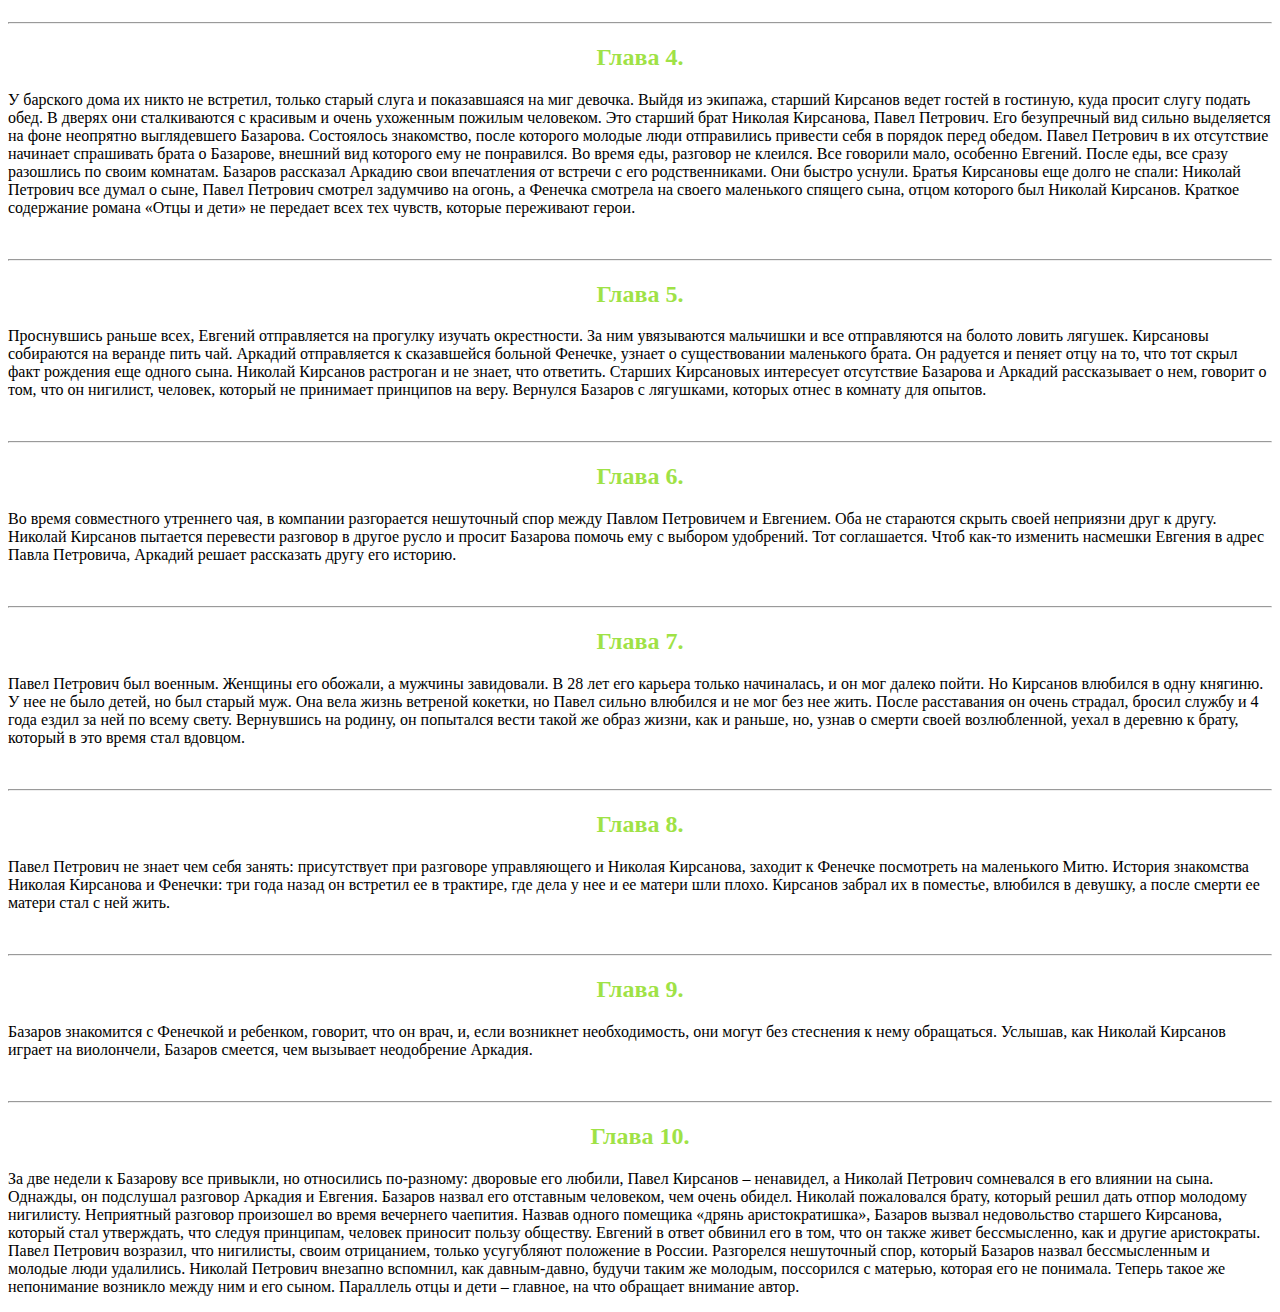
<file: Lesson_5/src/index.html>
<!DOCTYPE html>
<html lang="en">
<head>
	<meta charset="UTF-8">
	<title>Document</title>
    <link rel="stylesheet" type="text/css" href="css/style.css">
</head>
<body>
    <div class="name">
 <br>
 <h1>Краткое содержание «Отцы и дети»</h1>
 <br>
 <hr>
</div>
 <div class="menu">
 <h2>Оглавление:</h2>
 <ol>
 	<li><h3><a href="#part-0">Главные герои</a></h3></li>
 	<li><h3><a href="#part-1">Глава 1</a></h3></li>
 	<li><h3><a href="#part-2">Глава 2</a></h3></li>
 	<li><h3><a href="#part-3">Глава 3</a></h3></li>
 	<li><h3><a href="#part-4">Глава 4</a></h3></li>
 	<li><h3><a href="#part-5">Глава 5</a></h3></li>
 	<li><h3><a href="#part-6">Глава 6</a></h3></li>
 	<li><h3><a href="#part-7">Глава 7</a></h3></li>
 	<li><h3><a href="#part-8">Глава 8</a></h3></li>
 	<li><h3><a href="#part-9">Глава 9</a></h3></li>
 	<li><h3><a href="#part-10">Глава 10</a></h3></li>
 </ol>
</div>
 <br>
 <hr>
 <div id="part-0">
 	<h2>Главные герои</h2>
 	<p><span>Евгений Базаров</span> – молодой мужчина, студент-медик, яркий представитель нигилизма, течения, когда человек отрицает все на свете.</p>

    <p><span>Аркадий Кирсанов</span> – недавний студент, приехавший в имение родителей. Под влиянием Базарова увлекается нигилизмом. В конце романа понимает, что не может так жить и отказывается от идеи.</p>

    <p><span>Кирсанов Николай Петрович</span> – помещик, вдовец, отец Аркадия. Живет в имении с Фенечкой, которая родила ему сына. Придерживается передовых идей, любит поэзию и музыку.</p>

    <p><span>Кирсанов Павел Петрович</span> – аристократ, бывший военный. Брат Николая Кирсанова и дядя Аркадия. Яркий представитель либералов.</p>

    <p><span>Базаров Василий Иванович</span> – армейский хирург в отставке, отец Евгения. Живет в имении жены, небогат. Занимается врачебной практикой.</p>

    <p><span>Базарова Арина Власьевна</span> – мать Евгения, набожная и очень суеверная женщина. Малообразованна.</p>

    <p><span>Одинцова Анна Сергеевна</span> – богатая вдова, которая симпатизирует Базарову. Но спокойствие в своей жизни ценит больше.</p>

    <p><span>Одинцова Катя</span> – сестра Анны Сергеевны, скромная и тихая девушка. Выходит замуж за Аркадия.</p>
</p>
 </div>
 <br>
 <hr>
 <div id="part-1">
 	<h2>Глава 1.</h2>
<p>Действие начинается весной 1859 года. На постоялом дворе мелкий помещик Кирсанов Николай Петрович ждет приезда своего сына. Он вдовец, живет в небольшом имении и имеет 200 душ. В молодости ему прочили карьеру военного, но небольшая травма ноги ему помешала. Он отучился в университете, женился и стал жить в деревне. Через 10 лет после рождения сына, у него умирает жена, и Николай Петрович с головой уходит в хозяйство и воспитание сына. Когда Аркадий вырос, отец отправил его в Петербург учиться. Там он прожил с ним три года и снова вернулся в свою деревню. Он очень волнуется перед встречей, тем более, что сын едет не один.</p>
 </div>
 <br>
 <hr>
 <div id="part-2">
    <h2>Глава 2.</h2>
<p>Аркадий знакомит отца с другом и просит с ним не церемониться. Евгений – человек простой, и можно его не стесняться. Базаров решает ехать в тарантасе, а Николай Петрович с Аркадием усаживаются в коляску.</p>
 </div>
 <br>
 <hr>
 <div id="part-3">
 	<h2>Глава 3.</h2>
<p>Во время пути отец никак не может успокоить свою радость от встречи с сыном, все время старается его обнять, расспрашивает о друге. Аркадий немного стесняется. Он пытается показать свое равнодушие и разговаривает развязным тоном. Он все время оборачивается на Базарова, как будто боится, что тот услышит его размышления о красоте природы, о том, что ему интересны дела в имении.
Николай Петрович рассказывает, что имение не изменилось. Немного запинаясь, он сообщает сыну, что с ним живет девушка Феня, и тут же спешит сказать, что она может уехать, если Аркадий этого захочет. Сын отвечает, что это необязательно. Оба чувствуют неловкость и меняют тему разговора. Разглядывая запустение, царившее кругом, Аркадий думает о пользе преобразований, но как их воплотить в жизнь он не понимает. Разговор плавно перетекает на красоту природы. Кирсанов старший пытается декламировать стихотворение Пушкина. Его перебивает Евгений, который просит у Аркадия закурить. Николай Петрович замолкает и молчит уже до конца пути.</p>
 </div>
 <br>
 <hr>
 <div id="part-4">
 	<h2>Глава 4.</h2>
<p>У барского дома их никто не встретил, только старый слуга и показавшаяся на миг девочка. Выйдя из экипажа, старший Кирсанов ведет гостей в гостиную, куда просит слугу подать обед. В дверях они сталкиваются с красивым и очень ухоженным пожилым человеком. Это старший брат Николая Кирсанова, Павел Петрович. Его безупречный вид сильно выделяется на фоне неопрятно выглядевшего Базарова. Состоялось знакомство, после которого молодые люди отправились привести себя в порядок перед обедом. Павел Петрович в их отсутствие начинает спрашивать брата о Базарове, внешний вид которого ему не понравился.
Во время еды, разговор не клеился. Все говорили мало, особенно Евгений. После еды, все сразу разошлись по своим комнатам. Базаров рассказал Аркадию свои впечатления от встречи с его родственниками. Они быстро уснули. Братья Кирсановы еще долго не спали: Николай Петрович все думал о сыне, Павел Петрович смотрел задумчиво на огонь, а Фенечка смотрела на своего маленького спящего сына, отцом которого был Николай Кирсанов. Краткое содержание романа «Отцы и дети» не передает всех тех чувств, которые переживают герои.</p>
 </div>
 <br>
 <hr>
 <div id="part-5">
 	<h2>Глава 5.</h2>
<p>Проснувшись раньше всех, Евгений отправляется на прогулку изучать окрестности. За ним увязываются мальчишки и все отправляются на болото ловить лягушек.
Кирсановы собираются на веранде пить чай. Аркадий отправляется к сказавшейся больной Фенечке, узнает о существовании маленького брата. Он радуется и пеняет отцу на то, что тот скрыл факт рождения еще одного сына. Николай Кирсанов растроган и не знает, что ответить.
Старших Кирсановых интересует отсутствие Базарова и Аркадий рассказывает о нем, говорит о том, что он нигилист, человек, который не принимает принципов на веру. Вернулся Базаров с лягушками, которых отнес в комнату для опытов.</p>
 </div>
 <br>
 <hr>
 <div id="part-6">
 	<h2>Глава 6.</h2>
<p>Во время совместного утреннего чая, в компании разгорается нешуточный спор между Павлом Петровичем и Евгением. Оба не стараются скрыть своей неприязни друг к другу. Николай Кирсанов пытается перевести разговор в другое русло и просит Базарова помочь ему с выбором удобрений. Тот соглашается.

Чтоб как-то изменить насмешки Евгения в адрес Павла Петровича, Аркадий решает рассказать другу его историю.</p>
 </div>
 <br>
 <hr>
 <div id="part-7">
 	<h2>Глава 7.</h2>
<p>Павел Петрович был военным. Женщины его обожали, а мужчины завидовали. В 28 лет его карьера только начиналась, и он мог далеко пойти. Но Кирсанов влюбился в одну княгиню. У нее не было детей, но был старый муж. Она вела жизнь ветреной кокетки, но Павел сильно влюбился и не мог без нее жить. После расставания он очень страдал, бросил службу и 4 года ездил за ней по всему свету.
Вернувшись на родину, он попытался вести такой же образ жизни, как и раньше, но, узнав о смерти своей возлюбленной, уехал в деревню к брату, который в это время стал вдовцом.</p>
 </div>
 <br>
 <hr>
 <div id="part-8">
 	<h2>Глава 8.</h2>
<p>Павел Петрович не знает чем себя занять: присутствует при разговоре управляющего и Николая Кирсанова, заходит к Фенечке посмотреть на маленького Митю.
История знакомства Николая Кирсанова и Фенечки: три года назад он встретил ее в трактире, где дела у нее и ее матери шли плохо. Кирсанов забрал их в поместье, влюбился в девушку, а после смерти ее матери стал с ней жить.</p>
 </div>
 <br>
 <hr>
 <div id="part-9">
 	<h2>Глава 9.</h2>
<p>Базаров знакомится с Фенечкой и ребенком, говорит, что он врач, и, если возникнет необходимость, они могут без стеснения к нему обращаться. Услышав, как Николай Кирсанов играет на виолончели, Базаров смеется, чем вызывает неодобрение Аркадия.</p>
 </div>
 <br>
 <hr>
 <div id="part-10">
 	<h2>Глава 10.</h2>
<p>За две недели к Базарову все привыкли, но относились по-разному: дворовые его любили, Павел Кирсанов – ненавидел, а Николай Петрович сомневался в его влиянии на сына. Однажды, он подслушал разговор Аркадия и Евгения. Базаров назвал его отставным человеком, чем очень обидел. Николай пожаловался брату, который решил дать отпор молодому нигилисту.
Неприятный разговор произошел во время вечернего чаепития. Назвав одного помещика «дрянь аристократишка», Базаров вызвал недовольство старшего Кирсанова, который стал утверждать, что следуя принципам, человек приносит пользу обществу. Евгений в ответ обвинил его в том, что он также живет бессмысленно, как и другие аристократы. Павел Петрович возразил, что нигилисты, своим отрицанием, только усугубляют положение в России.
Разгорелся нешуточный спор, который Базаров назвал бессмысленным и молодые люди удалились. Николай Петрович внезапно вспомнил, как давным-давно, будучи таким же молодым, поссорился с матерью, которая его не понимала. Теперь такое же непонимание возникло между ним и его сыном. Параллель отцы и дети – главное, на что обращает внимание автор.</p>
 </div>
</body>
</html>
</file>
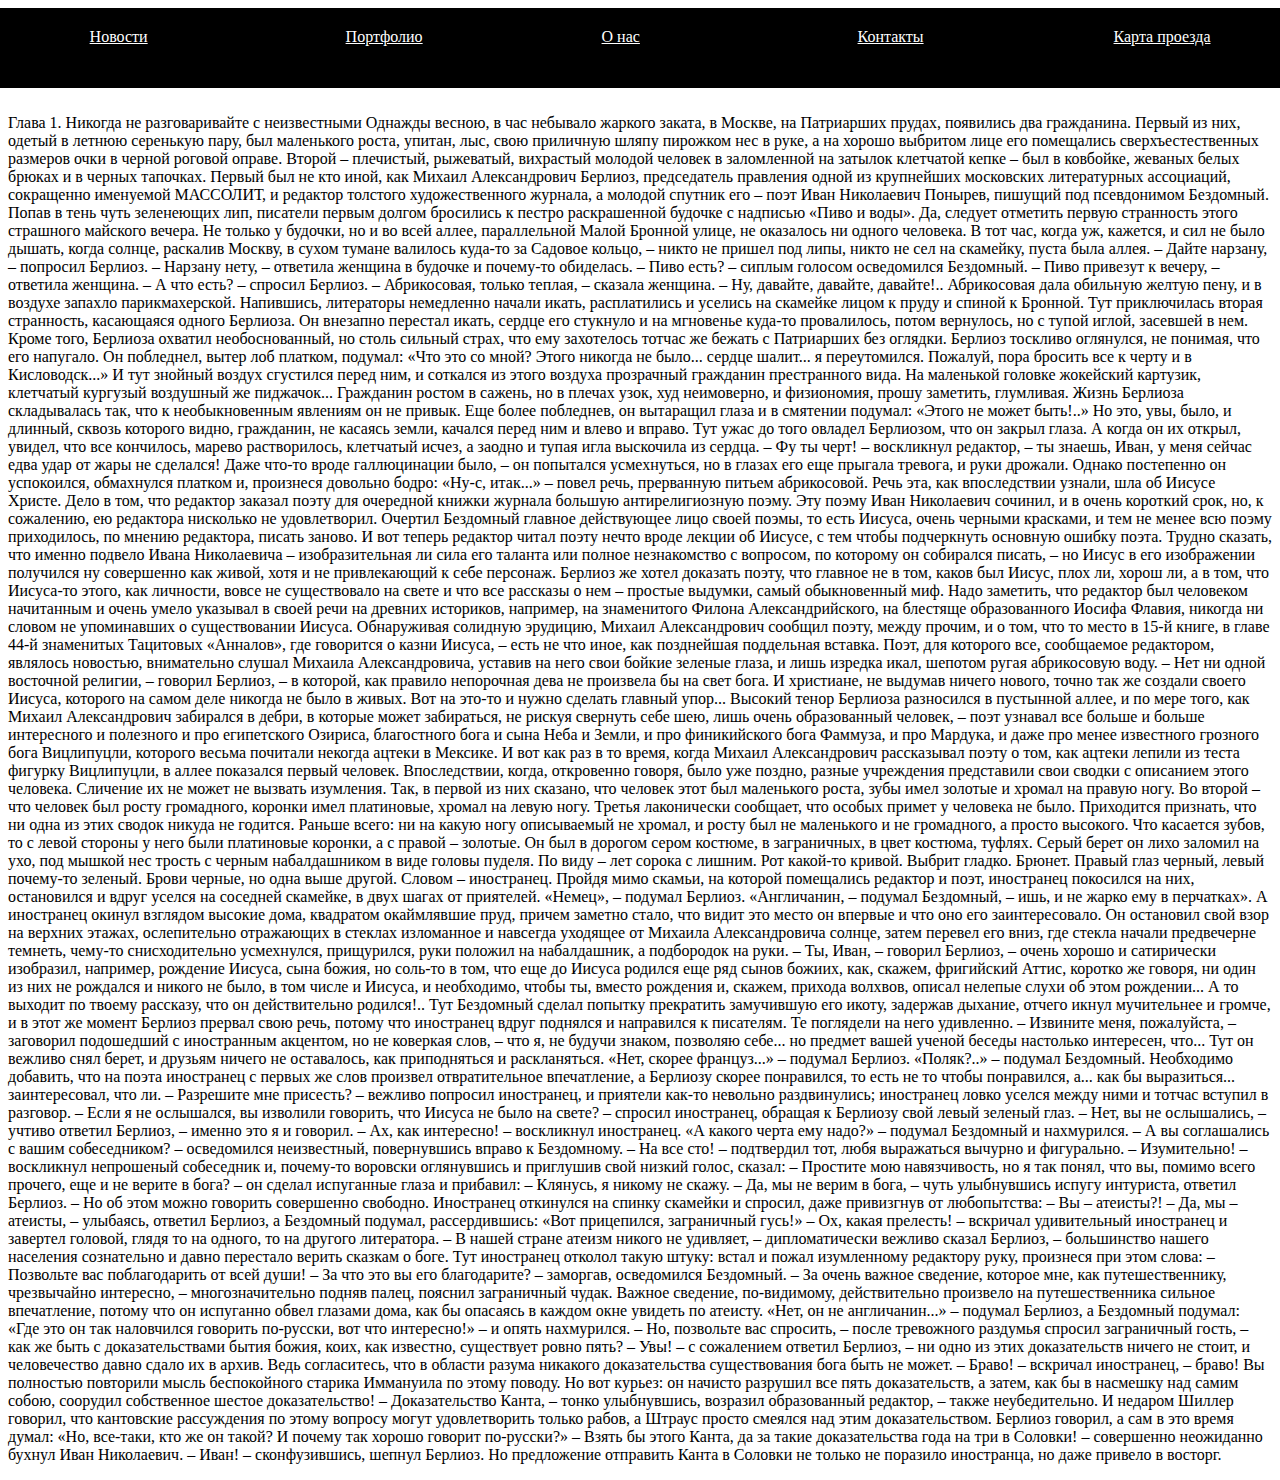
<file: Lesson_6.1/MyProject/src/index.html>
<!DOCTYPE html>
<html lang="en">
<head>
	<meta charset="UTF-8">
	<title>Document</title>
    <link rel="stylesheet" type="text/css" href="css/style.css">
</head>
<body>
    <div class="header">
        <a href="ggg">Новости</a><a href="aaa">Портфолио</a><a href="aaa">О нас</a><a href="aaa">Контакты</a><a href="aaa">Карта проезда</a>
    </div>
    <div class="text">
        <p>Глава 1. Никогда не разговаривайте с неизвестными
 Однажды весною, в час небывало жаркого заката, в Москве, на Патриарших прудах, появились два гражданина. Первый из них, одетый в летнюю серенькую пару, был маленького роста, упитан, лыс, свою приличную шляпу пирожком нес в руке, а на хорошо выбритом лице его помещались сверхъестественных размеров очки в черной роговой оправе. Второй – плечистый, рыжеватый, вихрастый молодой человек в заломленной на затылок клетчатой кепке – был в ковбойке, жеваных белых брюках и в черных тапочках.
Первый был не кто иной, как Михаил Александрович Берлиоз, председатель правления одной из крупнейших московских литературных ассоциаций, сокращенно именуемой МАССОЛИТ, и редактор толстого художественного журнала, а молодой спутник его – поэт Иван Николаевич Понырев, пишущий под псевдонимом Бездомный.
Попав в тень чуть зеленеющих лип, писатели первым долгом бросились к пестро раскрашенной будочке с надписью «Пиво и воды».
Да, следует отметить первую странность этого страшного майского вечера. Не только у будочки, но и во всей аллее, параллельной Малой Бронной улице, не оказалось ни одного человека. В тот час, когда уж, кажется, и сил не было дышать, когда солнце, раскалив Москву, в сухом тумане валилось куда-то за Садовое кольцо, – никто не пришел под липы, никто не сел на скамейку, пуста была аллея.
– Дайте нарзану, – попросил Берлиоз.
– Нарзану нету, – ответила женщина в будочке и почему-то обиделась.
– Пиво есть? – сиплым голосом осведомился Бездомный.
– Пиво привезут к вечеру, – ответила женщина.
– А что есть? – спросил Берлиоз.
– Абрикосовая, только теплая, – сказала женщина.
– Ну, давайте, давайте, давайте!..
Абрикосовая дала обильную желтую пену, и в воздухе запахло парикмахерской. Напившись, литераторы немедленно начали икать, расплатились и уселись на скамейке лицом к пруду и спиной к Бронной.
Тут приключилась вторая странность, касающаяся одного Берлиоза. Он внезапно перестал икать, сердце его стукнуло и на мгновенье куда-то провалилось, потом вернулось, но с тупой иглой, засевшей в нем. Кроме того, Берлиоза охватил необоснованный, но столь сильный страх, что ему захотелось тотчас же бежать с Патриарших без оглядки. Берлиоз тоскливо оглянулся, не понимая, что его напугало. Он побледнел, вытер лоб платком, подумал: «Что это со мной? Этого никогда не было... сердце шалит... я переутомился. Пожалуй, пора бросить все к черту и в Кисловодск...»
И тут знойный воздух сгустился перед ним, и соткался из этого воздуха прозрачный гражданин престранного вида. На маленькой головке жокейский картузик, клетчатый кургузый воздушный же пиджачок... Гражданин ростом в сажень, но в плечах узок, худ неимоверно, и физиономия, прошу заметить, глумливая.
Жизнь Берлиоза складывалась так, что к необыкновенным явлениям он не привык. Еще более побледнев, он вытаращил глаза и в смятении подумал: «Этого не может быть!..»
Но это, увы, было, и длинный, сквозь которого видно, гражданин, не касаясь земли, качался перед ним и влево и вправо.
Тут ужас до того овладел Берлиозом, что он закрыл глаза. А когда он их открыл, увидел, что все кончилось, марево растворилось, клетчатый исчез, а заодно и тупая игла выскочила из сердца.
– Фу ты черт! – воскликнул редактор, – ты знаешь, Иван, у меня сейчас едва удар от жары не сделался! Даже что-то вроде галлюцинации было, – он попытался усмехнуться, но в глазах его еще прыгала тревога, и руки дрожали.
Однако постепенно он успокоился, обмахнулся платком и, произнеся довольно бодро: «Ну-с, итак...» – повел речь, прерванную питьем абрикосовой.
Речь эта, как впоследствии узнали, шла об Иисусе Христе. Дело в том, что редактор заказал поэту для очередной книжки журнала большую антирелигиозную поэму. Эту поэму Иван Николаевич сочинил, и в очень короткий срок, но, к сожалению, ею редактора нисколько не удовлетворил. Очертил Бездомный главное действующее лицо своей поэмы, то есть Иисуса, очень черными красками, и тем не менее всю поэму приходилось, по мнению редактора, писать заново. И вот теперь редактор читал поэту нечто вроде лекции об Иисусе, с тем чтобы подчеркнуть основную ошибку поэта. Трудно сказать, что именно подвело Ивана Николаевича – изобразительная ли сила его таланта или полное незнакомство с вопросом, по которому он собирался писать, – но Иисус в его изображении получился ну совершенно как живой, хотя и не привлекающий к себе персонаж. Берлиоз же хотел доказать поэту, что главное не в том, каков был Иисус, плох ли, хорош ли, а в том, что Иисуса-то этого, как личности, вовсе не существовало на свете и что все рассказы о нем – простые выдумки, самый обыкновенный миф.
Надо заметить, что редактор был человеком начитанным и очень умело указывал в своей речи на древних историков, например, на знаменитого Филона Александрийского, на блестяще образованного Иосифа Флавия, никогда ни словом не упоминавших о существовании Иисуса. Обнаруживая солидную эрудицию, Михаил Александрович сообщил поэту, между прочим, и о том, что то место в 15-й книге, в главе 44-й знаменитых Тацитовых «Анналов», где говорится о казни Иисуса, – есть не что иное, как позднейшая поддельная вставка.
Поэт, для которого все, сообщаемое редактором, являлось новостью, внимательно слушал Михаила Александровича, уставив на него свои бойкие зеленые глаза, и лишь изредка икал, шепотом ругая абрикосовую воду.
– Нет ни одной восточной религии, – говорил Берлиоз, – в которой, как правило непорочная дева не произвела бы на свет бога. И христиане, не выдумав ничего нового, точно так же создали своего Иисуса, которого на самом деле никогда не было в живых. Вот на это-то и нужно сделать главный упор...
Высокий тенор Берлиоза разносился в пустынной аллее, и по мере того, как Михаил Александрович забирался в дебри, в которые может забираться, не рискуя свернуть себе шею, лишь очень образованный человек, – поэт узнавал все больше и больше интересного и полезного и про египетского Озириса, благостного бога и сына Неба и Земли, и про финикийского бога Фаммуза, и про Мардука, и даже про менее известного грозного бога Вицлипуцли, которого весьма почитали некогда ацтеки в Мексике.
И вот как раз в то время, когда Михаил Александрович рассказывал поэту о том, как ацтеки лепили из теста фигурку Вицлипуцли, в аллее показался первый человек.
Впоследствии, когда, откровенно говоря, было уже поздно, разные учреждения представили свои сводки с описанием этого человека. Сличение их не может не вызвать изумления. Так, в первой из них сказано, что человек этот был маленького роста, зубы имел золотые и хромал на правую ногу. Во второй – что человек был росту громадного, коронки имел платиновые, хромал на левую ногу. Третья лаконически сообщает, что особых примет у человека не было.
Приходится признать, что ни одна из этих сводок никуда не годится.
Раньше всего: ни на какую ногу описываемый не хромал, и росту был не маленького и не громадного, а просто высокого. Что касается зубов, то с левой стороны у него были платиновые коронки, а с правой – золотые. Он был в дорогом сером костюме, в заграничных, в цвет костюма, туфлях. Серый берет он лихо заломил на ухо, под мышкой нес трость с черным набалдашником в виде головы пуделя. По виду – лет сорока с лишним. Рот какой-то кривой. Выбрит гладко. Брюнет. Правый глаз черный, левый почему-то зеленый. Брови черные, но одна выше другой. Словом – иностранец.
Пройдя мимо скамьи, на которой помещались редактор и поэт, иностранец покосился на них, остановился и вдруг уселся на соседней скамейке, в двух шагах от приятелей.
«Немец», – подумал Берлиоз.
«Англичанин, – подумал Бездомный, – ишь, и не жарко ему в перчатках».
А иностранец окинул взглядом высокие дома, квадратом окаймлявшие пруд, причем заметно стало, что видит это место он впервые и что оно его заинтересовало.
Он остановил свой взор на верхних этажах, ослепительно отражающих в стеклах изломанное и навсегда уходящее от Михаила Александровича солнце, затем перевел его вниз, где стекла начали предвечерне темнеть, чему-то снисходительно усмехнулся, прищурился, руки положил на набалдашник, а подбородок на руки.
– Ты, Иван, – говорил Берлиоз, – очень хорошо и сатирически изобразил, например, рождение Иисуса, сына божия, но соль-то в том, что еще до Иисуса родился еще ряд сынов божиих, как, скажем, фригийский Аттис, коротко же говоря, ни один из них не рождался и никого не было, в том числе и Иисуса, и необходимо, чтобы ты, вместо рождения и, скажем, прихода волхвов, описал нелепые слухи об этом рождении... А то выходит по твоему рассказу, что он действительно родился!..
Тут Бездомный сделал попытку прекратить замучившую его икоту, задержав дыхание, отчего икнул мучительнее и громче, и в этот же момент Берлиоз прервал свою речь, потому что иностранец вдруг поднялся и направился к писателям.
Те поглядели на него удивленно.
– Извините меня, пожалуйста, – заговорил подошедший с иностранным акцентом, но не коверкая слов, – что я, не будучи знаком, позволяю себе... но предмет вашей ученой беседы настолько интересен, что...
Тут он вежливо снял берет, и друзьям ничего не оставалось, как приподняться и раскланяться.
«Нет, скорее француз...» – подумал Берлиоз.
«Поляк?..» – подумал Бездомный.
Необходимо добавить, что на поэта иностранец с первых же слов произвел отвратительное впечатление, а Берлиозу скорее понравился, то есть не то чтобы понравился, а... как бы выразиться... заинтересовал, что ли.
– Разрешите мне присесть? – вежливо попросил иностранец, и приятели как-то невольно раздвинулись; иностранец ловко уселся между ними и тотчас вступил в разговор.
– Если я не ослышался, вы изволили говорить, что Иисуса не было на свете? – спросил иностранец, обращая к Берлиозу свой левый зеленый глаз.
– Нет, вы не ослышались, – учтиво ответил Берлиоз, – именно это я и говорил.
– Ах, как интересно! – воскликнул иностранец.
«А какого черта ему надо?» – подумал Бездомный и нахмурился.
– А вы соглашались с вашим собеседником? – осведомился неизвестный, повернувшись вправо к Бездомному.
– На все сто! – подтвердил тот, любя выражаться вычурно и фигурально.
– Изумительно! – воскликнул непрошеный собеседник и, почему-то воровски оглянувшись и приглушив свой низкий голос, сказал: – Простите мою навязчивость, но я так понял, что вы, помимо всего прочего, еще и не верите в бога? – он сделал испуганные глаза и прибавил: – Клянусь, я никому не скажу.
– Да, мы не верим в бога, – чуть улыбнувшись испугу интуриста, ответил Берлиоз. – Но об этом можно говорить совершенно свободно.
Иностранец откинулся на спинку скамейки и спросил, даже привизгнув от любопытства:
– Вы – атеисты?!
– Да, мы – атеисты, – улыбаясь, ответил Берлиоз, а Бездомный подумал, рассердившись: «Вот прицепился, заграничный гусь!»
– Ох, какая прелесть! – вскричал удивительный иностранец и завертел головой, глядя то на одного, то на другого литератора.
– В нашей стране атеизм никого не удивляет, – дипломатически вежливо сказал Берлиоз, – большинство нашего населения сознательно и давно перестало верить сказкам о боге.
Тут иностранец отколол такую штуку: встал и пожал изумленному редактору руку, произнеся при этом слова:
– Позвольте вас поблагодарить от всей души!
– За что это вы его благодарите? – заморгав, осведомился Бездомный.
– За очень важное сведение, которое мне, как путешественнику, чрезвычайно интересно, – многозначительно подняв палец, пояснил заграничный чудак.
Важное сведение, по-видимому, действительно произвело на путешественника сильное впечатление, потому что он испуганно обвел глазами дома, как бы опасаясь в каждом окне увидеть по атеисту.
«Нет, он не англичанин...» – подумал Берлиоз, а Бездомный подумал: «Где это он так наловчился говорить по-русски, вот что интересно!» – и опять нахмурился.
– Но, позвольте вас спросить, – после тревожного раздумья спросил заграничный гость, – как же быть с доказательствами бытия божия, коих, как известно, существует ровно пять?
– Увы! – с сожалением ответил Берлиоз, – ни одно из этих доказательств ничего не стоит, и человечество давно сдало их в архив. Ведь согласитесь, что в области разума никакого доказательства существования бога быть не может.
– Браво! – вскричал иностранец, – браво! Вы полностью повторили мысль беспокойного старика Иммануила по этому поводу. Но вот курьез: он начисто разрушил все пять доказательств, а затем, как бы в насмешку над самим собою, соорудил собственное шестое доказательство!
– Доказательство Канта, – тонко улыбнувшись, возразил образованный редактор, – также неубедительно. И недаром Шиллер говорил, что кантовские рассуждения по этому вопросу могут удовлетворить только рабов, а Штраус просто смеялся над этим доказательством.
Берлиоз говорил, а сам в это время думал: «Но, все-таки, кто же он такой? И почему так хорошо говорит по-русски?»
– Взять бы этого Канта, да за такие доказательства года на три в Соловки! – совершенно неожиданно бухнул Иван Николаевич.
– Иван! – сконфузившись, шепнул Берлиоз.
Но предложение отправить Канта в Соловки не только не поразило иностранца, но даже привело в восторг.</p>
    </div>
</body>
</html>
</file>
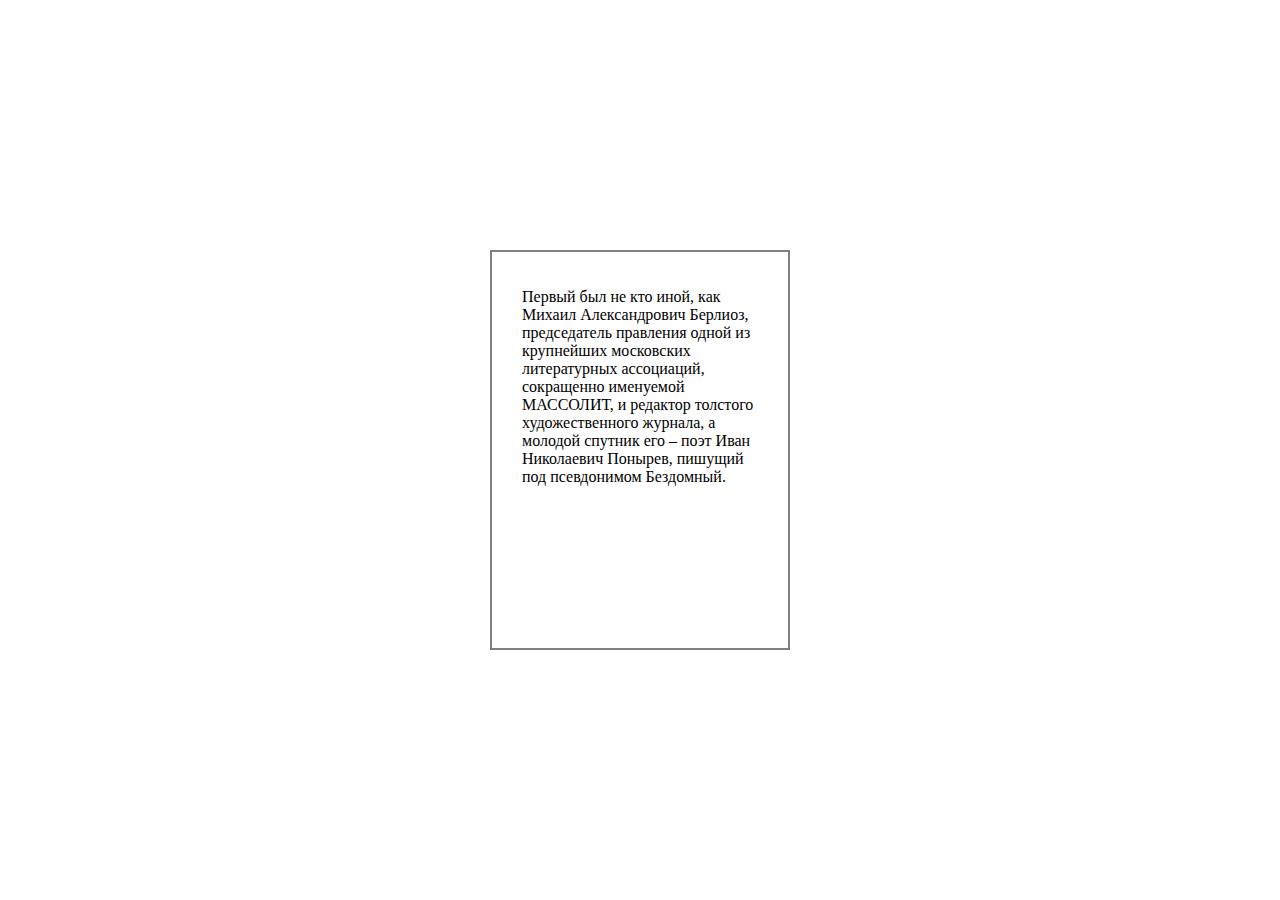
<file: Lesson_6.2/MyProject/src/index.html>
<!DOCTYPE html>
<html lang="en">
<head>
	<meta charset="UTF-8">
	<title>Document</title>
    <link rel="stylesheet" type="text/css" href="css/style.css">
</head>
<body>
    <div class="block">
        <p>Первый был не кто иной, как Михаил Александрович Берлиоз, председатель правления одной из крупнейших московских литературных ассоциаций, сокращенно именуемой МАССОЛИТ, и редактор толстого художественного журнала, а молодой спутник его – поэт Иван Николаевич Понырев, пишущий под псевдонимом Бездомный.</p>
    </div>
</body>
</html>
</file>
<file: Lesson_7/css/style.css>
/* Общие стили */
* {
	box-sizing: border-box;
	font-family: Tahoma, sans-serif;
	color: #333333;
	text-align: center;
}

/* Стили для блока 1 */
.block-1 h1 span {
	display: block;
	font-size: 24px;
	font-weight: 300;
}
.block-1 h1 strong {
	display: block;
	font-size: 24px;
	font-weight: 900;
	text-transform: uppercase;
	margin-top: 20px;
}
.block-1 {
	margin-top: 120px;
}
.video {
	vertical-align: top;
	display: inline-block;
	margin-top: 85px;
}
.form {
	padding: 30px 20px;
	vertical-align: top;
	border: 5px solid #3c3cdd;
	display: inline-block;
	margin-left: 30px;
	margin-top: 85px;
}
.form input {
	font-weight: 300;
	text-align: left;
	padding: 20px;
	font-size: 18px;
	margin-bottom: 10px;
	width: 300px;
	height: 50px;
	display: block;
}
.form p {
	font-weight: 900;
	font-size: 20px;
	margin-bottom: 40px;
}
.form button {
	color: #fff;
	font-size: 18px;
	width: 300px;
	height: 65px;
	background-color: #3c3cdd; 
}

/* Стили для блока 2 */
.block-2 {
	margin-top: 150px;
}
.block-2 h1 {
	text-transform: uppercase;
	font-size: 24px;
	font-weight: 900;
	margin-bottom: 85px;
}
.mini-block {
	display: inline-block;
	margin: 0px 55px;
}
.mini-block p {
	font-size: 16px;
	font-weight: 900;
	margin-top: 20px;
}
.block-2 button {
	margin-top: 95px;
	color: #fff;
	font-size: 18px;
	width: 300px;
	height: 65px;
	background-color: #3c3cdd; 
}

/* Стили для блока 3 */
.block-3 {
	margin-top: 100px;
}
.block-3 h1 {
	font-size: 24px;
	font-weight: 900;
	text-transform: uppercase;
	margin-bottom: 70px;
}
.block-3 img {
	width: 215px;
	height: 215px;
	margin: 30px;
}
.block-3 .part-2 {
	display: block;
}
</file>
<file: Lesson_8/css/style.css>
h1 {
	margin-top: 100px;
}
.row1 {
	height: 150px;
}
.col-lg-2 {
	text-align: center;
}
.images {
	margin-top: 80px;
}
</file>
<file: Lesson_9/css/style.css>
/* Стили для заголовка 1 */
.header-1 span{
	display: block;
	margin-bottom: 20px;
}
.header-1 {
	font-size: 24px;
	margin-top: 60px;
	text-align: center;
}

/* Стили для блока 1 */
.block-1 {
	
}
.form, .video {
	display: inline-block;
	margin-top: 50px;
}
.form {
	border: 5px solid #593ec7;
	height: 315px;
}
.form p {
	margin: 35px auto;
	font-size: 20px;
	font-weight: 900;
}
.form input {
	height: 50px;
	display: block;
	margin-bottom: 10px;
}
.form button {
	height: 65px;
	background-color: #593ec7;
}

/* Стили для заголовка 2 */
.header-2 {
	margin-top: 100px;
}

/* Стили для блока 2 */
.block-2 {
	margin-top: 50px;
}
.mini-block {
	display: inline-block;
	height: 150px;
}
.block-2 p {
	font-size: 16px;
	margin-top: 20px;
}
.block-btn {
	margin-top: 50px;
	margin-bottom: 100px;
}
.block-2 button {
	height: 65px;
	background-color: #593ec7;
}
/* Стили для заголовка 3 */
.header-3 {
	margin-bottom: 50px;
}
.block-3 img {
	margin-bottom: 30px;
}
</file>
<file: Pracrik/css/style.css>
/* Цвета */
/* Настройки шрифта */
@font-face {
  font-family: 'ProximaNova_Reg';
  src: url('../fonts/ProximaNova-Regular.eot');
  src: url('../fonts/ProximaNova-Regular.eot?#iefix') format('embedded-opentype'), url('../fonts/ProximaNova-Regular.woff2') format('woff2'), url('../fonts/ProximaNova-Regular.woff') format('woff'), url('../fonts/ProximaNova-Regular.ttf') format('truetype'), url('../fonts/ProximaNova-Regular.svg#ProximaNova-Regular') format('svg');
  font-weight: normal;
  font-style: normal;
}
@font-face {
  font-family: 'ProximaNova_Bold';
  src: url('../fonts/ProximaNova-Bold.eot');
  src: url('../fonts/ProximaNova-Bold.eot?#iefix') format('embedded-opentype'), url('../fonts/ProximaNova-Bold.woff2') format('woff2'), url('../fonts/ProximaNova-Bold.woff') format('woff'), url('../fonts/ProximaNova-Bold.ttf') format('truetype'), url('../fonts/ProximaNova-Bold.svg#ProximaNova-Bold') format('svg');
  font-weight: bold;
  font-style: normal;
}
/* Базовые настройки */
html {
  font-size: 10px;
}
body {
  font-family: 'ProximaNova_Reg', sans-serif;
}
/* Эффекты при действии */
input:focus,
button:focus,
a:focus {
  outline: none;
}
a:hover {
  text-decoration: none;
}
/* Кнопки */
.button {
  padding: 1rem 3rem;
  border-radius: 8px;
  font-size: 1.2rem;
  background-color: #feb404;
  color: #ffffff;
  text-transform: uppercase;
  border: none;
  -webkit-transition: all 0.2s;
  transition: all 0.2s;
}
.button:hover {
  cursor: pointer;
  background-color: #e8a301;
}
.main-form-button {
  padding: 2rem 5rem;
  border-radius: 8px;
  font-size: 1.6rem;
  background-color: #feb404;
  color: #ffffff;
  text-transform: uppercase;
  border: none;
  margin-bottom: 1.5rem;
  -webkit-transition: all 0.2s;
  transition: all 0.2s;
}
.main-form-button:hover {
  cursor: pointer;
  background-color: #e8a301;
}
/* Медиа настройки */
@media (max-width: 991px) {
  .phone-back,
  .wrap-block,
  .logo {
    text-align: center;
  }
  .main-title {
    text-align: center;
  }
  .title-strong {
    margin-bottom: 3rem;
  }
}
@media (max-width: 767px) {
  .support-h1 {
    display: none;
  }
}
/* Типография */
section {
  padding: 10rem 0;
}
/* Основной див */
.main {
  background: #ffffff url(../img/main-bg.jpg) center center no-repeat;
  background-size: cover;
}
/* Шапка */
.header {
  margin-top: 1.4rem;
  height: 7rem;
}
.phone-back {
  padding: 0;
}
.phone-link {
  display: inline-block;
  font-family: 'ProximaNova_Bold', sans-serif;
  font-size: 2rem;
  height: 7rem;
  line-height: 7rem;
  color: #1a1820;
}
.wrap {
  display: table;
  width: 100%;
  height: 7rem;
}
.wrap-block {
  display: table-cell;
  vertical-align: middle;
}
/* Первый блок */
.main-content {
  margin-top: 8rem;
  /* Первый блок/ Левый текст */
  /* Первый блок/ Форма */
}
.main-content .main-title h1 {
  font-family: 'ProximaNova_Bold', sans-serif;
  font-size: 4rem;
  text-transform: uppercase;
  margin-top: 0;
  margin-bottom: 1rem;
}
.main-content .main-title p {
  font-family: 'ProximaNova_Reg', sans-serif;
  font-size: 2.4rem;
  margin-top: 4rem;
  margin-bottom: 4rem;
}
.main-content .main-title span {
  display: inline-block;
  padding: 2.5rem 4.5rem;
  color: #ffffff;
  background-color: #46b814;
  font-family: 'ProximaNova_Reg', sans-serif;
  font-size: 1.8rem;
}
.main-content .main-title span strong {
  font-family: 'ProximaNova_Bold', sans-serif;
  font-size: 3rem;
}
.main-content .main-title .title-strong {
  display: block;
  text-transform: uppercase;
  font-family: 'ProximaNova_Bold', sans-serif;
  font-size: 2.2rem;
  margin-top: 4rem;
}
.main-content .main-form {
  text-align: center;
  background-color: #ffffff;
  padding: 4rem 5rem;
}
.main-content .main-form h2 {
  font-family: 'ProximaNova_Reg', sans-serif;
  font-size: 1.8rem;
  margin-bottom: 4rem;
}
.main-content .main-form .main-form-label {
  display: block;
  position: absolute;
  left: 50%;
  -webkit-transform: translateX(-50%) translateY(-50%);
          transform: translateX(-50%) translateY(-50%);
  padding: 0.5rem;
  background-color: #ffffff;
  margin-bottom: 2rem;
  font-family: 'ProximaNova_Reg', sans-serif;
  font-size: 1.3rem;
}
.main-content .main-form .main-form-input {
  padding: 0 1.5rem;
  height: 5rem;
  margin-bottom: 2.5rem;
  border-radius: 0.6rem;
  width: 100%;
  border: solid 0.1rem #dddddd;
}
.main-content .main-form p {
  font-size: 1.2rem;
}
.main-content .singl {
  font-family: 'ProximaNova_Reg', sans-serif;
  font-size: 1.2rem;
  padding: 0 3rem;
  margin-top: 3rem;
}
/* Второй блок */
/* Второй блок/ Заголовок */
.section-header {
  font-family: 'ProximaNova_Bold', sans-serif;
  font-size: 3.6rem;
  text-align: center;
  margin-top: 8rem;
  margin-bottom: 10rem;
}
/* Второй блок/ Преимущества */
.features-block {
  text-align: center;
}
.features-block h3 {
  font-family: 'ProximaNova_Bold', sans-serif;
  font-size: 2rem;
  margin-bottom: 3rem;
}
.features-block p {
  display: inline-block;
  font-family: 'ProximaNova_Reg', sans-serif;
  font-size: 1.6rem;
  line-height: 1.6rem;
}
.features-img {
  height: 8rem;
  margin-bottom: 3rem;
}
.features-img img {
  display: block;
  margin: 0 auto;
}
.slick-active {
  outline: none;
}
.prev {
  position: absolute;
  z-index: 99;
  width: 2rem;
  height: 2rem;
  border: none;
  background: url('../img/left_arrow.svg') center no-repeat;
  background-size: 100%;
  top: 50%;
  left: 0%;
  -webkit-transform: scaleY(-50%);
          transform: scaleY(-50%);
}
.next {
  position: absolute;
  z-index: 99;
  width: 2rem;
  height: 2rem;
  border: none;
  background: url('../img/right-arrow.svg') center no-repeat;
  background-size: 100%;
  top: 50%;
  right: 0%;
  -webkit-transform: scaleY(-50%);
          transform: scaleY(-50%);
}
</file>
<file: Practic_Demo/css/style.css>
/* Colors */
/* fonts setting */
@font-face {
  font-family: 'ProximaNova_Reg';
  src: url('../fonts/ProximaNova-Regular.eot');
  src: url('../fonts/ProximaNova-Regular.eot?#iefix') format('embedded-opentype'), url('../fonts/ProximaNova-Regular.woff2') format('woff2'), url('../fonts/ProximaNova-Regular.woff') format('woff'), url('../fonts/ProximaNova-Regular.ttf') format('truetype'), url('../fonts/ProximaNova-Regular.svg#ProximaNova-Regular') format('svg');
  font-weight: normal;
  font-style: normal;
}
@font-face {
  font-family: 'ProximaNova_Bold';
  src: url('../fonts/ProximaNova-Bold.eot');
  src: url('../fonts/ProximaNova-Bold.eot?#iefix') format('embedded-opentype'), url('../fonts/ProximaNova-Bold.woff2') format('woff2'), url('../fonts/ProximaNova-Bold.woff') format('woff'), url('../fonts/ProximaNova-Bold.ttf') format('truetype'), url('../fonts/ProximaNova-Bold.svg#ProximaNova-Bold') format('svg');
  font-weight: bold;
  font-style: normal;
}
/* Basic setting */
html {
  font-size: 10px;
}
body {
  font-family: 'ProximaNova_Reg', sans-serif;
}
input:focus,
button:focus,
a:focus {
  outline: none;
}
a:hover {
  text-decoration: none;
}
button {
  -webkit-transition: all 0.2s;
  transition: all 0.2s;
}
button:hover {
  cursor: pointer;
  background-color: #e8a301;
}
.button {
  padding: 1rem 3rem;
  border-radius: 8px;
  font-size: 1.2rem;
  background-color: #feb404;
  color: #ffffff;
  text-transform: uppercase;
  border: none;
}
@media (max-width: 999px) {
  .phone-back,
  .wrap-block {
    text-align: center;
  }
  .main-title {
    text-align: center;
  }
  .title-strong {
    margin-bottom: 3rem;
  }
}
/* Typography */
section {
  padding: 10rem 0;
}
/* main */
.main {
  /*padding: 0 0;*/
  background: #ffffff url(../img/main-bg.jpg) center center no-repeat;
  background-size: cover;
}
/* main-header */
.header {
  margin-top: 1.4rem;
  height: 7rem;
}
.phone-back {
  padding: 0;
}
.phone-link {
  display: inline-block;
  font-family: 'ProximaNova_Bold', sans-serif;
  font-size: 2rem;
  height: 7rem;
  line-height: 7rem;
  color: #1a1820;
}
.wrap {
  display: table;
  width: 100%;
  height: 7rem;
}
.wrap-block {
  display: table-cell;
  vertical-align: middle;
}
/* main-content */
.main-content {
  margin-top: 8rem;
}
.main-content .main-title h1 {
  font-family: 'ProximaNova_Bold', sans-serif;
  font-size: 4rem;
  text-transform: uppercase;
  margin-top: 0;
  margin-bottom: 1rem;
}
.main-content .main-title p {
  font-family: 'ProximaNova_Reg', sans-serif;
  font-size: 2.4rem;
  margin-top: 4rem;
  margin-bottom: 4rem;
}
.main-content .main-title span {
  display: inline-block;
  padding: 2.5rem 4.5rem;
  color: #ffffff;
  background-color: #46b814;
  font-family: 'ProximaNova_Reg', sans-serif;
  font-size: 1.8rem;
}
.main-content .main-title span strong {
  font-family: 'ProximaNova_Bold', sans-serif;
  font-size: 3rem;
}
.main-content .main-title .title-strong {
  display: block;
  text-transform: uppercase;
  font-family: 'ProximaNova_Bold', sans-serif;
  font-size: 2.2rem;
  margin-top: 4rem;
}
.main-content .main-form {
  text-align: center;
  background-color: #ffffff;
  padding: 4rem 5rem;
}
.main-content .main-form h2 {
  font-family: 'ProximaNova_Reg', sans-serif;
  font-size: 1.8rem;
  margin-bottom: 4rem;
}
.main-content .main-form .main-form-label {
  display: block;
  position: absolute;
  left: 50%;
  -webkit-transform: translateX(-50%) translateY(-50%);
          transform: translateX(-50%) translateY(-50%);
  padding: 0.5rem;
  background-color: #ffffff;
  margin-bottom: 2rem;
  font-family: 'ProximaNova_Reg', sans-serif;
  font-size: 1.3rem;
}
.main-content .main-form .main-form-input {
  padding: 0 1.5rem;
  height: 5rem;
  margin-bottom: 2.5rem;
  border-radius: 0.6rem;
  width: 100%;
  border: solid 0.1rem #dddddd;
}
.main-content .main-form .main-form-button {
  padding: 2rem 5rem;
  border-radius: 8px;
  font-size: 1.6rem;
  background-color: #feb404;
  color: #ffffff;
  text-transform: uppercase;
  border: none;
  margin-bottom: 1.5rem;
}
.main-content .main-form p {
  font-size: 1.2rem;
}
.main-content .singl {
  font-family: 'ProximaNova_Reg', sans-serif;
  font-size: 1.2rem;
  padding: 0 3rem;
  margin-top: 3rem;
}
</file>
<file: Lesson_5/src/css/style.css>
h2 {
	text-align: center;
	color: #9fe246; 
}
h1 {
	text-align: center;
}
a {
	color: #9fe246;
}
.menu {
	background-color: #f2f4ef;
	border: solid black;
}
span {
	font-weight: bold;
}
.name {
	background-color: #9fe246;
	color: white;
}
</file>
<file: Lesson_6.1/MyProject/src/css/style.css>
.header {
	background-color: black;
	height: 80px;
	position: fixed;
	width: 100%;
	margin-top: 0px;
	margin-left: -8px;
}

a {
	width: 13%;
	color: white;
	padding-left: 7%; 
	margin-top: 20px; 
	display: inline-block;
}

.text {
	padding-top: 90px;
}
</file>
<file: Lesson_6.2/MyProject/src/css/style.css>
* {
	box-sizing: border-box;
}
.block {
	width: 300px;
	height: 400px;
	background-color: white;
	border: solid 2px grey;
	position: absolute;
	top: 50%;
	margin-top: -200px;
	left: 50%;
	margin-left: -150px;
	padding: 20px 30px;
}
</file>
